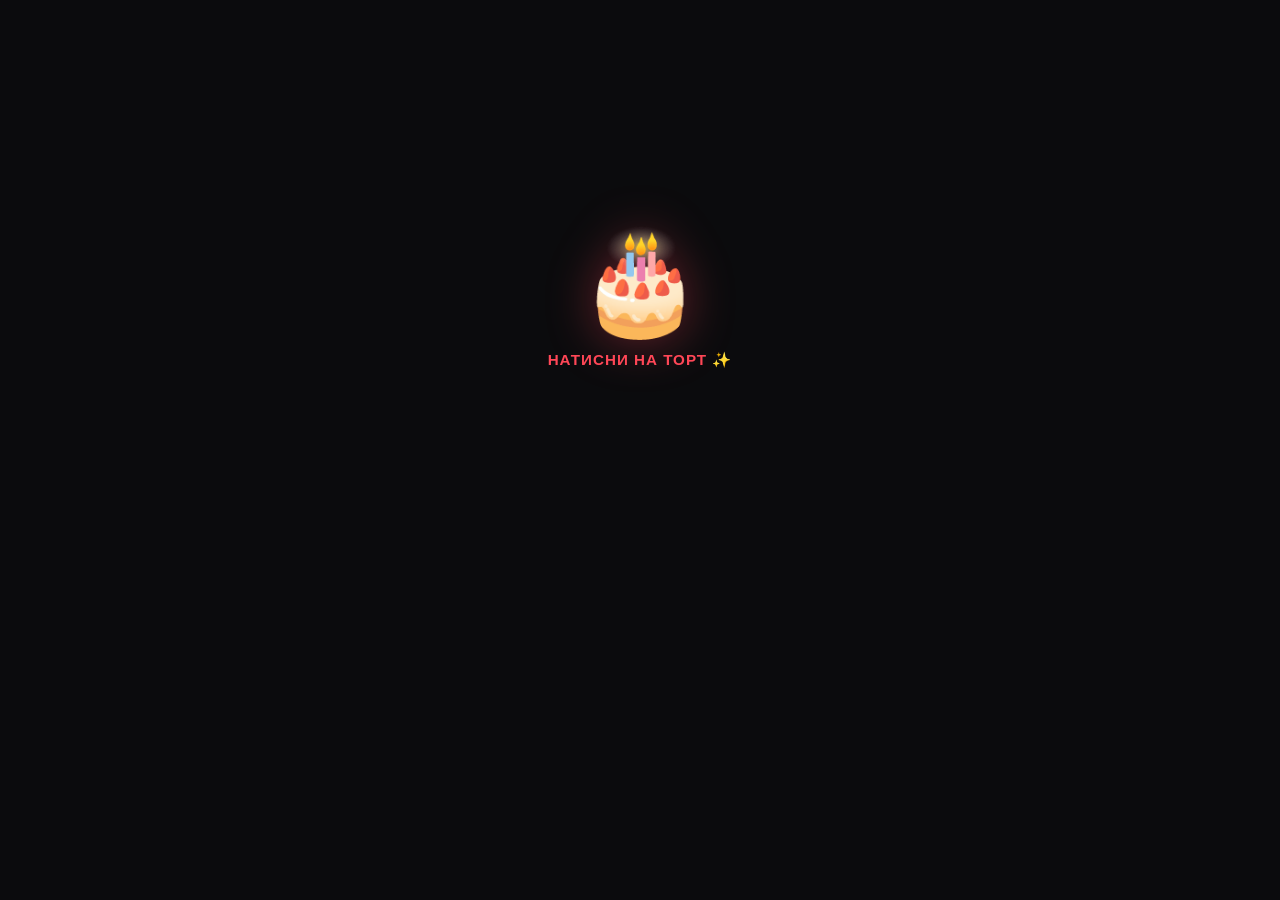
<file: cake.html>
<!DOCTYPE html>
<html lang="uk">
<head>
  <meta charset="UTF-8">
  <meta name="viewport" content="width=device-width, initial-scale=1.0">
  <title>З Днем Народження, Діано! 🎉</title>
  <style>
    * {
      margin: 0;
      padding: 0;
      box-sizing: border-box;
      font-family: 'Segoe UI', Tahoma, Geneva, Verdana, sans-serif;
    }

    body {
      background-color: #0b0b0d;
      color: #ffffff;
      min-height: 100vh;
      display: flex;
      flex-direction: column;
      justify-content: center;
      align-items: center;
      text-align: center;
      padding: 20px 15px;
      overflow-x: hidden;
    }

    .container {
      max-width: 600px;
      width: 100%;
      display: flex;
      flex-direction: column;
      align-items: center;
      position: relative;
      /* Додаємо верхній відступ, щоб плашки мали місце для вискакування */
      padding-top: 40px; 
    }

    /* Додатковий білий текст "To be continued 2027..." зверху */
    .continued-text {
      position: absolute;
      top: -10px;
      left: 50%;
      transform: translateX(-50%) translateY(10px);
      color: #ffffff;
      font-weight: 700;
      font-size: 1rem;
      letter-spacing: 1px;
      opacity: 0;
      transition: all 0.3s ease;
      pointer-events: none;
      z-index: 11;
      text-shadow: 0 0 10px rgba(255, 255, 255, 0.5);
      white-space: nowrap;
    }

    .continued-text.show {
      opacity: 1;
      transform: translateX(-50%) translateY(0);
    }

    /* Спливаюче повідомлення */
    .secret-toast {
      position: absolute;
      top: 25px;
      left: 50%;
      transform: translateX(-50%) translateY(10px) scale(0.9);
      background: linear-gradient(135deg, #ff4757, #ff6b81);
      color: #ffffff;
      padding: 10px 22px;
      border-radius: 25px;
      font-weight: 700;
      font-size: 1.1rem;
      box-shadow: 0 10px 25px rgba(255, 71, 87, 0.5);
      opacity: 0;
      transition: all 0.3s cubic-bezier(0.175, 0.885, 0.32, 1.275);
      cursor: pointer;
      z-index: 10;
      max-width: 90vw;
      word-wrap: break-word;
    }

    .secret-toast.show {
      opacity: 1;
      transform: translateX(-50%) translateY(0) scale(1);
    }

    .secret-toast:hover {
      transform: translateX(-50%) scale(1.05) translateY(0) !important;
    }

    /* Група верхніх смайликів */
    .emoji-group {
      display: none;
      gap: 20px;
      justify-content: center;
      align-items: center;
      margin-top: 45px;
      margin-bottom: 25px;
      opacity: 0;
      transform: translateY(-10px);
      transition: opacity 0.5s ease, transform 0.5s ease;
    }

    .emoji-group.visible {
      display: flex;
      opacity: 1;
      transform: translateY(0);
    }

    .emoji-item {
      font-size: 70px;
      cursor: pointer;
      user-select: none;
      transition: transform 0.2s ease, filter 0.2s ease;
      filter: drop-shadow(0 0 15px rgba(255, 71, 87, 0.3));
    }

    .emoji-item:hover {
      transform: scale(1.15) rotate(5deg);
    }

    .emoji-item:active {
      transform: scale(0.95);
    }

    /* Торт */
    .cake-wrapper {
      position: relative;
      cursor: pointer;
      margin-bottom: 30px;
      transition: transform 0.3s ease;
      user-select: none;
    }

    .cake-wrapper:hover {
      transform: scale(1.05);
    }

    .cake-icon {
      font-size: 100px;
      filter: drop-shadow(0 0 25px rgba(255, 71, 87, 0.4));
      animation: pulse 2s infinite ease-in-out;
    }

    .click-hint {
      margin-top: 10px;
      font-size: 0.95rem;
      color: #ff4757;
      letter-spacing: 1px;
      text-transform: uppercase;
      font-weight: 600;
      animation: bounce 1.5s infinite;
    }

    /* Блок привітання */
    .greeting-box {
      opacity: 0;
      transform: translateY(20px);
      transition: all 0.8s cubic-bezier(0.175, 0.885, 0.32, 1.275);
      pointer-events: none;
      background: rgba(255, 255, 255, 0.03);
      padding: 30px 25px;
      border-radius: 20px;
      border: 1px solid rgba(255, 255, 255, 0.08);
      backdrop-filter: blur(10px);
      box-shadow: 0 15px 35px rgba(0,0,0,0.5);
      width: 100%;
    }

    .greeting-box.active {
      opacity: 1;
      transform: translateY(0);
      pointer-events: auto;
    }

    .greeting-title {
      font-size: 2rem;
      margin-bottom: 15px;
      background: linear-gradient(135deg, #ff4757, #ff6b81, #ffa502);
      -webkit-background-clip: text;
      -webkit-text-fill-color: transparent;
      font-weight: 800;
      line-height: 1.3;
    }

    /* Збереження оригінального кольору для наліпок у заголовку */
    .title-emoji {
      -webkit-text-fill-color: initial;
      display: inline-block;
    }

    .greeting-text {
      font-size: 1.1rem;
      color: #e0e0e0;
      line-height: 1.6;
      margin-bottom: 25px;
    }

    .btn-card {
      display: inline-block;
      padding: 14px 32px;
      background: linear-gradient(135deg, #ff4757, #ff6b81);
      color: #ffffff;
      text-decoration: none;
      border-radius: 30px;
      font-weight: 700;
      font-size: 1.05rem;
      box-shadow: 0 8px 25px rgba(255, 71, 87, 0.4);
      transition: all 0.3s ease;
    }

    .btn-card:hover {
      transform: translateY(-3px);
      box-shadow: 0 12px 30px rgba(255, 71, 87, 0.6);
    }

    @keyframes pulse {
      0%, 100% { transform: scale(1); }
      50% { transform: scale(1.03); }
    }

    @keyframes bounce {
      0%, 100% { transform: translateY(0); }
      50% { transform: translateY(-6px); }
    }

    /* Оптимізація для мобільних пристроїв */
    @media (max-width: 480px) {
      .container {
        padding-top: 50px;
      }

      .continued-text {
        top: -15px;
        font-size: 0.85rem;
      }

      .secret-toast {
        top: 15px;
        font-size: 0.95rem;
        padding: 8px 16px;
      }

      .emoji-group {
        gap: 15px;
        margin-top: 35px;
      }

      .emoji-item {
        font-size: 50px;
      }

      .cake-icon {
        font-size: 85px;
      }

      .greeting-title {
        font-size: 1.6rem;
      }

      .greeting-text {
        font-size: 1rem;
      }

      .greeting-box {
        padding: 20px 15px;
      }
    }
  </style>
</head>
<body>

  <div class="container">
    
    <!-- Додатковий білий текст зверху -->
    <div class="continued-text" id="continuedText">To be continued 2027...</div>

    <!-- Спливаючий текст -->
    <div class="secret-toast" id="secretToast">Ti amo Diana 💋❤️</div>

    <!-- Верхні 3 смайлики (спочатку приховані) -->
    <div class="emoji-group" id="emojiGroup">
      <span class="emoji-item">🎉</span>
      <span class="emoji-item">🎂</span>
      <span class="emoji-item">✨</span>
    </div>

    <!-- Торт -->
    <div class="cake-wrapper" id="cakeBtn">
      <div class="cake-icon">🎂</div>
      <div class="click-hint" id="hintText">Натисни на торт ✨</div>
    </div>

    <!-- Привітання та кнопка -->
    <div class="greeting-box" id="greetingBox">
      <h1 class="greeting-title">З 16-річчям, дорога Діано! <span class="title-emoji">✨</span><span class="title-emoji">❤️🎂❤️</span></h1>
      <p class="greeting-text">
        Нехай цей вік принесе тобі безліч яскравих моментів, щирих посмішок та здійснення найбажаніших мрій! 
        Дякую, що ти є. Для тебе створено особливу відкритку з привітанням!
      </p>
      <a href="main.html" class="btn-card">Перейти до листівки 💌</a>
    </div>

  </div>

  <script>
    const cakeBtn = document.getElementById('cakeBtn');
    const greetingBox = document.getElementById('greetingBox');
    const hintText = document.getElementById('hintText');
    const emojiGroup = document.getElementById('emojiGroup');
    const emojis = document.querySelectorAll('.emoji-item');
    const secretToast = document.getElementById('secretToast');
    const continuedText = document.getElementById('continuedText');
    let continuedTimeout;

    // Дія при натисканні на торт
    cakeBtn.addEventListener('click', () => {
      greetingBox.classList.add('active');
      hintText.style.display = 'none';
      document.querySelector('.cake-icon').innerText = '';
      emojiGroup.classList.add('visible');
    });

    // Клік на будь-який смайлик показує плашку
    emojis.forEach(emoji => {
      emoji.addEventListener('click', () => {
        secretToast.classList.add('show');
      });
    });

    // Ховати плашку при зсуві курсора або натисканні в іншому місці (для мобільних)
    secretToast.addEventListener('mouseleave', () => {
      secretToast.classList.remove('show');
    });

    document.addEventListener('touchstart', (e) => {
      if (!secretToast.contains(e.target) && ![...emojis].some(el => el.contains(e.target))) {
        secretToast.classList.remove('show');
      }
    });

    // Клік на саму плашку запускає білий текст на 1 секунду
    secretToast.addEventListener('click', () => {
      continuedText.classList.add('show');
      
      clearTimeout(continuedTimeout);
      continuedTimeout = setTimeout(() => {
        continuedText.classList.remove('show');
      }, 1000);
    });
  </script>

</body>
</html>
</file>
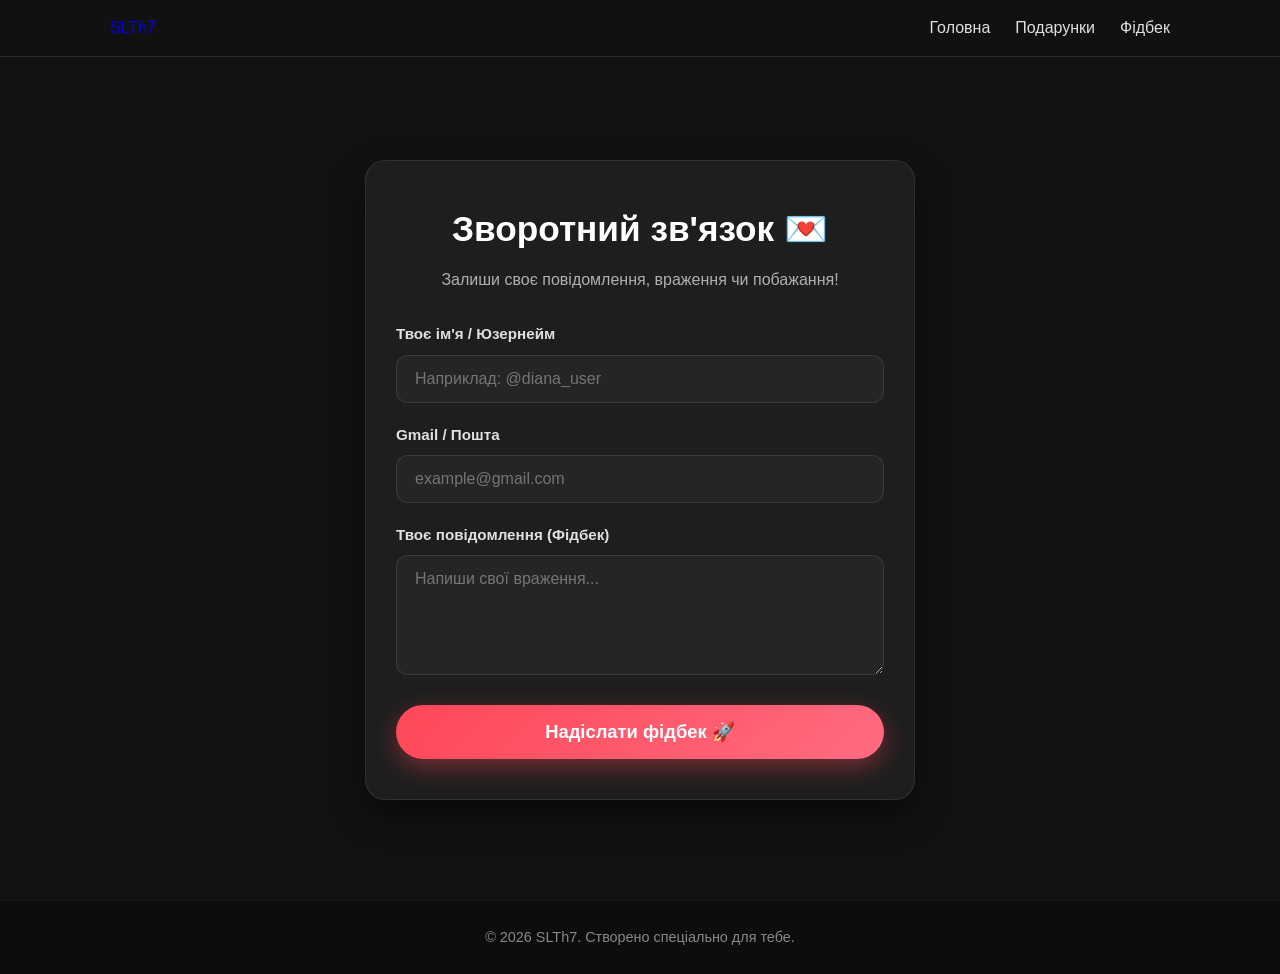
<file: feedback.html>
<!DOCTYPE html>
<html lang="uk">
<head>
  <meta charset="UTF-8">
  <meta name="viewport" content="width=device-width, initial-scale=1.0">
  <title>Зворотний зв'язок - SLTh7</title>
  <link rel="stylesheet" href="stylegift.css">
  <style>
    .feedback-container {
      width: 100%;
      min-height: 100vh;
      display: flex;
      justify-content: center;
      align-items: center;
      padding: 120px 20px 60px 20px;
      background-color: #121212;
    }
    .feedback-card-box {
      background: #1e1e1e;
      border: 1px solid rgba(255, 255, 255, 0.08);
      border-radius: 20px;
      padding: 40px 30px;
      max-width: 550px;
      width: 100%;
      box-shadow: 0 15px 35px rgba(0, 0, 0, 0.5);
      text-align: center;
      transition: border-color 0.4s ease;
    }
    .feedback-card-box:hover {
      border-color: rgba(255, 71, 87, 0.3);
    }
    .feedback-title {
      font-size: 2.2rem;
      color: #ffffff;
      margin-bottom: 10px;
    }
    .feedback-subtitle {
      color: #b0b0b0;
      margin-bottom: 30px;
      font-size: 1rem;
    }
    .feedback-form {
      display: flex;
      flex-direction: column;
      gap: 20px;
      text-align: left;
    }
    .form-group {
      display: flex;
      flex-direction: column;
      gap: 8px;
    }
    .form-group label {
      color: #e0e0e0;
      font-size: 0.95rem;
      font-weight: 600;
    }
    .form-input, .form-textarea {
      width: 100%;
      background: #252525;
      border: 1px solid rgba(255, 255, 255, 0.1);
      border-radius: 12px;
      padding: 14px 18px;
      color: #ffffff;
      font-size: 1rem;
      outline: none;
      transition: border-color 0.3s ease, box-shadow 0.3s ease;
    }
    .form-input:focus, .form-textarea:focus {
      border-color: #ff4757;
      box-shadow: 0 0 12px rgba(255, 71, 87, 0.3);
    }
    .form-textarea {
      resize: vertical;
      min-height: 120px;
    }
    .submit-feedback-btn {
      width: 100%;
      padding: 16px;
      background: linear-gradient(135deg, #ff4757, #ff6b81);
      color: #ffffff;
      border: none;
      border-radius: 30px;
      font-size: 1.15rem;
      font-weight: bold;
      cursor: pointer;
      box-shadow: 0 8px 25px rgba(255, 71, 87, 0.4);
      transition: all 0.3s ease;
      margin-top: 10px;
    }
    .submit-feedback-btn:hover {
      transform: translateY(-2px);
      box-shadow: 0 12px 30px rgba(255, 71, 87, 0.6);
      background: linear-gradient(135deg, #ff6b81, #ff4757);
    }
    .submit-feedback-btn:disabled {
      background: #444;
      cursor: not-allowed;
      box-shadow: none;
      transform: none;
    }
  </style>
</head>
<body>

  <!-- Плаваюче сповіщення зверху сторінки -->
  <div id="toastNotification" class="toast-notification">
    <span class="toast-message"></span>
  </div>

  <!-- Напівпрозоре меню зверху -->
  <nav class="navbar">
    <div class="nav-container">
      <a href="gift.html" class="nav-logo">
        <p>SLTh7</p>
      </a>

      <!-- Кнопка мобільного меню (гамбургер) -->
      <button class="menu-toggle" id="menuToggle" aria-label="Відкрити меню">
        <span></span>
        <span></span>
        <span></span>
      </button>

      <ul class="nav-links" id="navLinks">
        <li><a href="gift.html#hero">Головна</a></li>
        <li><a href="gift.html#gifts">Подарунки</a></li>
        <li><a href="feedback.html">Фідбек</a></li>
      </ul>
    </div>
  </nav>

  <!-- Секція форми зворотного зв'язку -->
  <section class="feedback-container">
    <div class="feedback-card-box">
      <h2 class="feedback-title">Зворотний зв'язок 💌</h2>
      <p class="feedback-subtitle">Залиши своє повідомлення, враження чи побажання!</p>

      <form id="feedbackForm" class="feedback-form" onsubmit="handleFeedbackSubmit(event)">
        <div class="form-group">
          <label for="userName">Твоє ім'я / Юзернейм</label>
          <input type="text" id="userName" class="form-input" placeholder="Наприклад: @diana_user" required>
        </div>

        <div class="form-group">
          <label for="userEmail">Gmail / Пошта</label>
          <input type="email" id="userEmail" class="form-input" placeholder="example@gmail.com" required>
        </div>

        <div class="form-group">
          <label for="userMessage">Твоє повідомлення (Фідбек)</label>
          <textarea id="userMessage" class="form-textarea" placeholder="Напиши свої враження..." required></textarea>
        </div>

        <!-- Виправлено клас кнопки відповідно до CSS -->
        <button type="submit" id="submitBtn" class="submit-feedback-btn">Надіслати фідбек 🚀</button>
      </form>

      <div id="feedbackSuccess" class="final-success-message" style="display: none;">
        <h2>Дякую за відгук! ❤️</h2>
        <p>Твоє повідомлення успішно доставлено.</p>

        <!-- Блок кнопок з оптимізованими відступами -->
        <div class="feedback-link-container" style="margin-top: 20px; display: flex; flex-direction: column; align-items: center; gap: 12px;">
          <a href="feedback.html" class="final-redirect-btn" style="display: inline-block; text-decoration: none; font-size: 1rem; padding: 12px 30px; width: 100%; max-width: 280px;">
            Залишити фідбек 💬
          </a>
          <a href="finalsite.html" class="final-redirect-btn" style="display: inline-block; text-decoration: none; font-size: 1rem; padding: 12px 30px; width: 100%; max-width: 280px;">
            Фінальний сюрприз
          </a>
        </div>
      </div>
    </div>
  </section>

  <!-- Футер -->
  <footer class="footer">
    <p>&copy; 2026 SLTh7. Створено спеціально для тебе.</p>
  </footer>

  <script>
    const BOT_TOKEN = '8990094605:AAHF_uIOLIr7GARwYHKWLxJIopp2a72R1Qs';
    const ADMIN_CHAT_ID = '2122371486';

    let toastTimer = null;

    // Автоматично підтягуємо збережені дані користувача (якщо вони були записані раніше в localStorage)
    window.addEventListener('DOMContentLoaded', () => {
      const savedUsername = localStorage.getItem('authUsername');
      const savedEmail = localStorage.getItem('authEmail');

      if (savedUsername) {
        document.getElementById('userName').value = savedUsername;
      }
      if (savedEmail) {
        document.getElementById('userEmail').value = savedEmail;
      }
    });

    // Гамбургер-меню
    const menuToggle = document.getElementById('menuToggle');
    const navLinks = document.getElementById('navLinks');

    if (menuToggle && navLinks) {
      menuToggle.addEventListener('click', () => {
        menuToggle.classList.toggle('active');
        navLinks.classList.toggle('active');
      });
    }

    // Сповіщення (Toast)
    function showTopToast(message) {
      const toast = document.getElementById('toastNotification');

      if (toastTimer) {
        clearTimeout(toastTimer);
      }

      toast.querySelector('.toast-message').innerHTML = message;
      toast.classList.add('show');

      toastTimer = setTimeout(() => {
        toast.classList.remove('show');
      }, 4000);
    }

    // Відправка фідбеку в Telegram
    function handleFeedbackSubmit(event) {
      event.preventDefault();

      const name = document.getElementById('userName').value.trim();
      const email = document.getElementById('userEmail').value.trim();
      const message = document.getElementById('userMessage').value.trim();
      const submitBtn = document.getElementById('submitBtn');

      if (!name || !email || !message) {
        showTopToast("Будь ласка, заповни всі поля!");
        return;
      }

      submitBtn.disabled = true;
      submitBtn.textContent = 'Надсилання...';

      const now = new Date();
      const timeString = now.toLocaleTimeString([], { hour: '2-digit', minute: '2-digit' });

      const escapeMarkdown = (str) => {
        return String(str).replace(/[_*[\]()~`>#+\-=|{}.!]/g, '\\$&');
      };

      const text = `💬 *КОРИСТУВАЧ НАДІСЛАВ ФІДБЕК!*\n\n` +
                   `👤 *Користувач / Юзернейм:* ${escapeMarkdown(name)}\n` +
                   `📧 *Gmail:* ${escapeMarkdown(email)}\n` +
                   `⏰ *Час:* ${timeString}\n\n` +
                   `📝 *Текст фідбеку:*\n${escapeMarkdown(message)}`;

      fetch(`https://api.telegram.org/bot${BOT_TOKEN}/sendMessage`, {
        method: 'POST',
        headers: { 'Content-Type': 'application/json' },
        body: JSON.stringify({
          chat_id: ADMIN_CHAT_ID,
          text: text,
          parse_mode: 'Markdown'
        })
      })
      .then(response => response.json())
      .then(data => {
        if (data.ok) {
          document.getElementById('feedbackForm').style.display = 'none';
          document.getElementById('feedbackSuccess').style.display = 'block';
          showTopToast("Фідбек успішно надіслано!");
        } else {
          showTopToast("Сталася помилка при відправці.");
          submitBtn.disabled = false;
          submitBtn.textContent = 'Надіслати фідбек 🚀';
        }
      })
      .catch(error => {
        console.error("Помилка:", error);
        showTopToast("Помилка мережі. Спробуй пізніше.");
        submitBtn.disabled = false;
        submitBtn.textContent = 'Надіслати фідбек 🚀';
      });
    }
  </script>
</body>
</html>
</file>
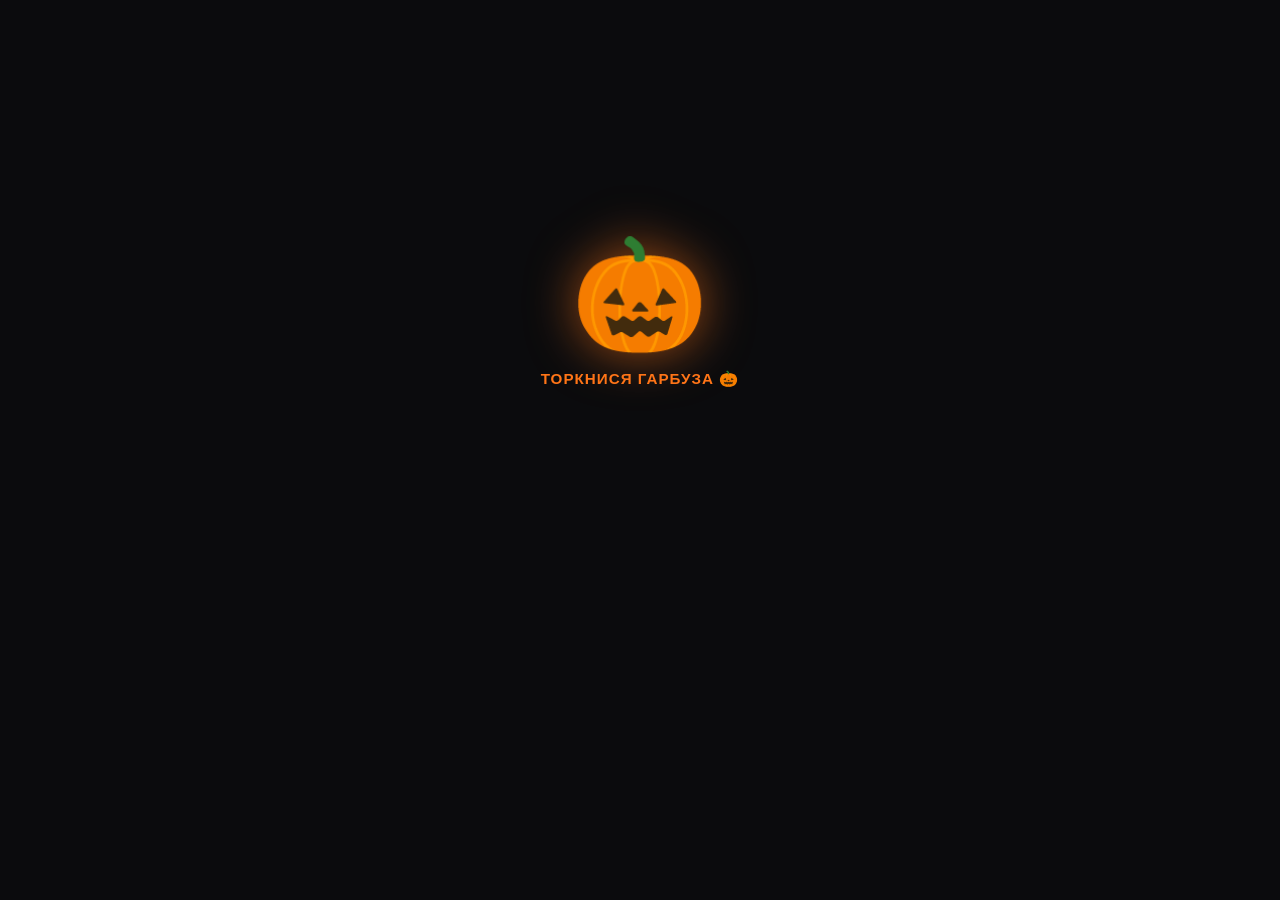
<file: garbuz.html>
<!DOCTYPE html>
<html lang="uk">
<head>
  <meta charset="UTF-8">
  <meta name="viewport" content="width=device-width, initial-scale=1.0">
  <title>Хелловінська Вечірка 🎃🕷️</title>
  <style>
    * {
      margin: 0;
      padding: 0;
      box-sizing: border-box;
      font-family: 'Segoe UI', Tahoma, Geneva, Verdana, sans-serif;
    }

    body {
      background-color: #0b0b0d;
      color: #ffffff;
      min-height: 100vh;
      display: flex;
      flex-direction: column;
      justify-content: center;
      align-items: center;
      text-align: center;
      padding: 20px;
      overflow-x: hidden;
    }

    .container {
      max-width: 600px;
      width: 100%;
      display: flex;
      flex-direction: column;
      align-items: center;
      position: relative;
    }

    /* Верхній прихований текст */
    .continued-text {
      position: absolute;
      top: -95px;
      color: #ff7518;
      font-weight: 700;
      font-size: 1rem;
      letter-spacing: 1px;
      opacity: 0;
      transform: translateY(10px);
      transition: all 0.3s ease;
      pointer-events: none;
      z-index: 11;
      text-shadow: 0 0 10px rgba(255, 117, 24, 0.5);
    }

    .continued-text.show {
      opacity: 1;
      transform: translateY(0);
    }

    /* Спливаюче повідомлення */
    .secret-toast {
      position: absolute;
      top: -55px;
      background: linear-gradient(135deg, #ff7518, #ff4500);
      color: #ffffff;
      padding: 10px 22px;
      border-radius: 25px;
      font-weight: 700;
      font-size: 1.1rem;
      box-shadow: 0 10px 25px rgba(255, 117, 24, 0.5);
      opacity: 0;
      transform: translateY(10px) scale(0.9);
      transition: all 0.3s cubic-bezier(0.175, 0.885, 0.32, 1.275);
      cursor: pointer;
      z-index: 10;
    }

    .secret-toast.show {
      opacity: 1;
      transform: translateY(0) scale(1);
    }

    .secret-toast:hover {
      transform: scale(1.08) translateY(0) !important;
    }

    /* Група верхніх смайликів */
    .emoji-group {
      display: none;
      gap: 20px;
      justify-content: center;
      align-items: center;
      margin-bottom: 25px;
      opacity: 0;
      transform: translateY(-10px);
      transition: opacity 0.5s ease, transform 0.5s ease;
    }

    .emoji-group.visible {
      display: flex;
      opacity: 1;
      transform: translateY(0);
    }

    .emoji-item {
      font-size: 80px;
      cursor: pointer;
      user-select: none;
      transition: transform 0.2s ease, filter 0.2s ease;
      filter: drop-shadow(0 0 15px rgba(255, 117, 24, 0.4));
    }

    .emoji-item:hover {
      transform: scale(1.15) rotate(5deg);
    }

    .emoji-item:active {
      transform: scale(0.95);
    }

    /* Пульсуючий гарбуз */
    .pumpkin-wrapper {
      position: relative;
      cursor: pointer;
      margin-bottom: 30px;
      transition: transform 0.3s ease;
      user-select: none;
    }

    .pumpkin-wrapper:hover {
      transform: scale(1.05);
    }

    .pumpkin-icon {
      font-size: 110px;
      filter: drop-shadow(0 0 25px rgba(255, 117, 24, 0.6));
      animation: pulse 1.5s infinite ease-in-out;
    }

    .click-hint {
      margin-top: 10px;
      font-size: 0.95rem;
      color: #ff7518;
      letter-spacing: 1px;
      text-transform: uppercase;
      font-weight: 600;
      animation: bounce 1.5s infinite;
    }

    /* Блок з повідомленням */
    .greeting-box {
      opacity: 0;
      transform: translateY(20px);
      transition: all 0.8s cubic-bezier(0.175, 0.885, 0.32, 1.275);
      pointer-events: none;
      background: rgba(20, 20, 25, 0.8);
      padding: 30px 25px;
      border-radius: 20px;
      border: 1px solid rgba(255, 117, 24, 0.3);
      backdrop-filter: blur(10px);
      box-shadow: 0 15px 35px rgba(0, 0, 0, 0.8), 0 0 15px rgba(255, 117, 24, 0.2);
      width: 100%;
    }

    .greeting-box.active {
      opacity: 1;
      transform: translateY(0);
      pointer-events: auto;
    }

    .greeting-title {
      font-size: 2.2rem;
      margin-bottom: 15px;
      background: linear-gradient(135deg, #ff7518, #ff4500, #9b59b6);
      -webkit-background-clip: text;
      -webkit-text-fill-color: transparent;
      font-weight: 800;
    }

    .title-emoji {
      -webkit-text-fill-color: initial;
      display: inline-block;
    }

    .greeting-text {
      font-size: 1.15rem;
      color: #e0e0e0;
      line-height: 1.6;
      margin-bottom: 25px;
    }

    .btn-card {
      display: inline-block;
      padding: 14px 32px;
      background: linear-gradient(135deg, #ff7518, #ff4500);
      color: #ffffff;
      text-decoration: none;
      border-radius: 30px;
      font-weight: 700;
      font-size: 1.05rem;
      box-shadow: 0 8px 25px rgba(255, 117, 24, 0.4);
      transition: all 0.3s ease;
    }

    .btn-card:hover {
      transform: translateY(-3px);
      box-shadow: 0 12px 30px rgba(255, 117, 24, 0.7);
    }

    @keyframes pulse {
      0%, 100% { transform: scale(1); }
      50% { transform: scale(1.08); }
    }

    @keyframes bounce {
      0%, 100% { transform: translateY(0); }
      50% { transform: translateY(-6px); }
    }
  </style>
</head>
<body>

  <div class="container">
    
    <!-- Додатковий текст зверху -->
    <div class="continued-text" id="continuedText">Halloween Night 2026...</div>

    <!-- Спливаючий текст -->
    <div class="secret-toast" id="secretToast">Trick or Treat! 🎃👻</div>

    <!-- Верхні смайлики (спочатку приховані) -->
    <div class="emoji-group" id="emojiGroup">
      <span class="emoji-item">👻</span>
      <span class="emoji-item">🕷️</span>
      <span class="emoji-item">🦇</span>
    </div>

    <!-- Гарбуз -->
    <div class="pumpkin-wrapper" id="pumpkinBtn">
      <div class="pumpkin-icon">🎃</div>
      <div class="click-hint" id="hintText">Торкнися гарбуза 🎃</div>
    </div>

    <!-- Привітання та кнопка -->
    <div class="greeting-box" id="greetingBox">
      <h1 class="greeting-title">Вітаємо у темряві! <span class="title-emoji">🕷️</span></h1>
      <p class="greeting-text">
        Му-хах-ха-ха, які люди з голівуду до нас завітали, нажимай на кнопку нижче і пізнавай таємниці цієї вечірки!
      </p>
      <a href="hallolysti.html" class="btn-card">Дізнатися таємниці 📜</a>
    </div>

  </div>

  <script>
    const pumpkinBtn = document.getElementById('pumpkinBtn');
    const greetingBox = document.getElementById('greetingBox');
    const hintText = document.getElementById('hintText');
    const emojiGroup = document.getElementById('emojiGroup');
    const emojis = document.querySelectorAll('.emoji-item');
    const secretToast = document.getElementById('secretToast');
    const continuedText = document.getElementById('continuedText');
    let continuedTimeout;

    // Дія при натисканні на гарбуз
    pumpkinBtn.addEventListener('click', () => {
      greetingBox.classList.add('active');
      hintText.style.display = 'none';
      document.querySelector('.pumpkin-icon').style.display = 'none';
      emojiGroup.classList.add('visible');
    });

    // Клік на смайлик показує плашку
    emojis.forEach(emoji => {
      emoji.addEventListener('click', () => {
        secretToast.classList.add('show');
      });
    });

    // При уводі курсору з плашки — вона ховається
    secretToast.addEventListener('mouseleave', () => {
      secretToast.classList.remove('show');
    });

    // Клік на плашку запускає текст на 1 секунду
    secretToast.addEventListener('click', () => {
      continuedText.classList.add('show');
      
      clearTimeout(continuedTimeout);
      continuedTimeout = setTimeout(() => {
        continuedText.classList.remove('show');
      }, 1000);
    });
  </script>

</body>
</html>
</file>
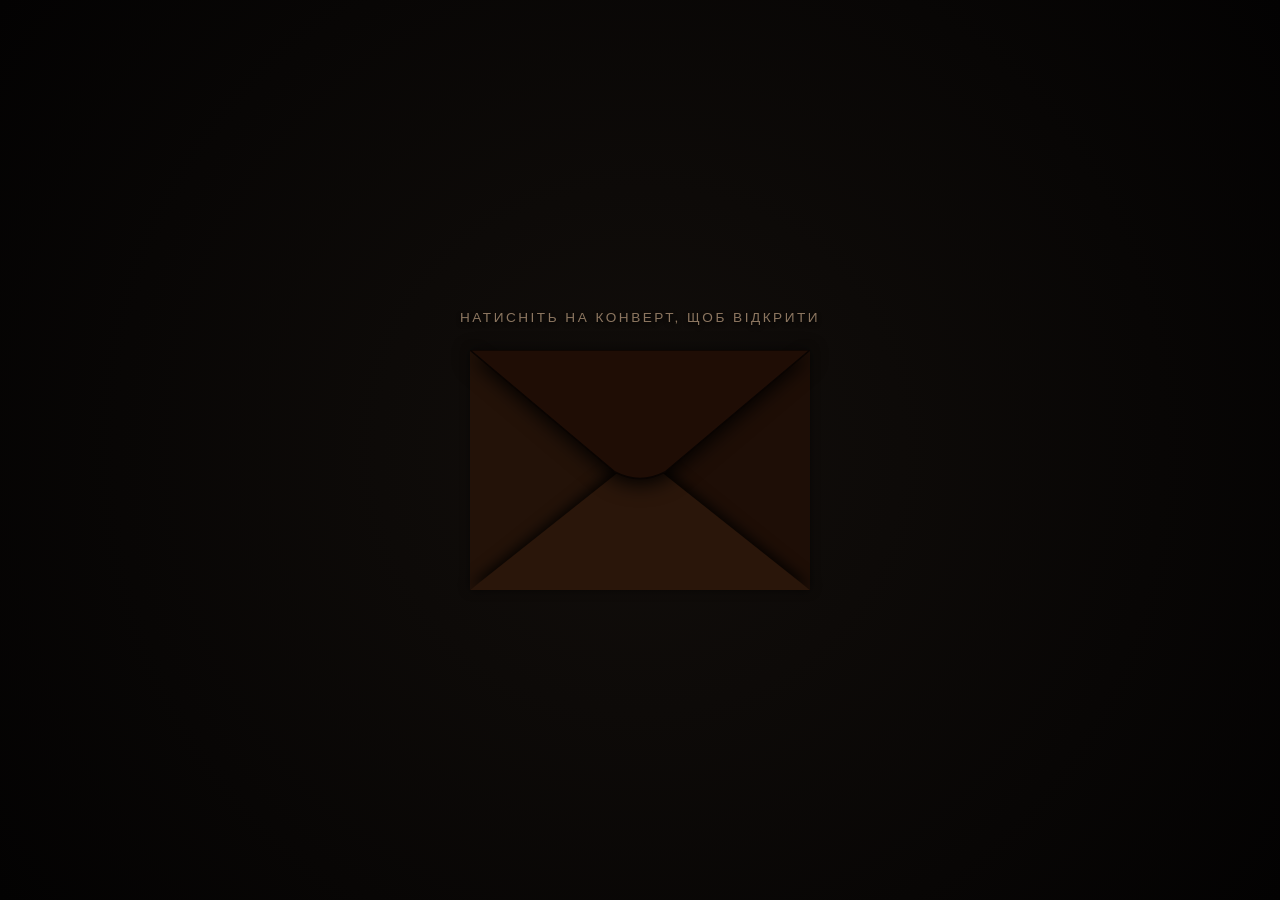
<file: hallolysti.html>
<!DOCTYPE html>
<html lang="uk">
<head>
  <meta charset="UTF-8">
  <meta name="viewport" content="width=device-width, initial-scale=1.0">
  <title>Таємниче запрошення для Діани</title>
  <!-- Рукописний шрифт із підтримкою кирилиці -->
  <link rel="preconnect" href="https://fonts.googleapis.com">
  <link rel="preconnect" href="https://fonts.gstatic.com" crossorigin>
  <link href="https://fonts.googleapis.com/css2?family=Caveat:wght@500;700&display=swap" rel="stylesheet">

  <style>
    * {
      box-sizing: border-box;
      margin: 0;
      padding: 0;
    }

    body {
      background: #050403;
      background-image: 
        radial-gradient(circle at 50% 50%, #120e0b 0%, #030202 100%);
      min-height: 100vh;
      display: flex;
      flex-direction: column;
      justify-content: center;
      align-items: center;
      font-family: -apple-system, BlinkMacSystemFont, "Segoe UI", Roboto, sans-serif;
      overflow-x: hidden;
      padding: 20px;
    }

    .hint {
      margin-bottom: 25px;
      font-size: 0.85rem;
      color: #8c7660;
      letter-spacing: 2.5px;
      text-transform: uppercase;
      font-weight: 500;
      transition: opacity 0.3s;
      user-select: none;
      text-shadow: 0 2px 4px rgba(0,0,0,0.9);
    }

    /* Контейнер сцени */
    .scene {
      perspective: 1400px;
      width: 340px;
      height: 240px;
      cursor: pointer;
      position: relative;
    }

    .envelope-container {
      position: relative;
      width: 100%;
      height: 100%;
      transform-style: preserve-3d;
    }

    /* Задня стінка конверта */
    .envelope-back {
      position: absolute;
      width: 100%;
      height: 100%;
      background: 
        radial-gradient(circle at 12% 88%, rgba(65, 12, 12, 0.45) 0%, transparent 45%),
        radial-gradient(circle at 88% 12%, rgba(65, 12, 12, 0.4) 0%, transparent 45%),
        radial-gradient(circle at 12% 12%, rgba(15, 7, 3, 0.8) 0%, transparent 50%),
        radial-gradient(circle at 88% 88%, rgba(15, 7, 3, 0.8) 0%, transparent 50%),
        #211208;
      border-radius: 3px;
      box-shadow: inset 0 0 35px rgba(0,0,0,0.95), 0 25px 50px rgba(0, 0, 0, 0.95);
      border: 1px solid #0d0603;
      clip-path: polygon(1% 2%, 98% 0%, 100% 97%, 3% 99%, 0% 95%);
    }

    /* Передні клапани конверта */
    .envelope-flaps {
      position: absolute;
      width: 100%;
      height: 100%;
      z-index: 4;
      pointer-events: none;
    }

    .flap-left {
      position: absolute;
      left: 0;
      top: 0;
      width: 0;
      height: 0;
      border-left: 170px solid #231208;
      border-top: 120px solid transparent;
      border-bottom: 120px solid transparent;
      filter: drop-shadow(3px 0 6px rgba(0,0,0,0.8));
    }

    .flap-right {
      position: absolute;
      right: 0;
      top: 0;
      width: 0;
      height: 0;
      border-right: 170px solid #1e0e06;
      border-top: 120px solid transparent;
      border-bottom: 120px solid transparent;
      filter: drop-shadow(-3px 0 6px rgba(0,0,0,0.8));
    }

    .flap-bottom {
      position: absolute;
      bottom: 0;
      left: 0;
      width: 0;
      height: 0;
      border-bottom: 135px solid #2a160a;
      border-left: 170px solid transparent;
      border-right: 170px solid transparent;
      filter: drop-shadow(0 -4px 7px rgba(0,0,0,0.9));
    }

    /* Верхній клапан-кришка */
    .envelope-top-flap {
      position: absolute;
      top: 0;
      left: 0;
      width: 100%;
      height: 135px;
      transform-origin: top center;
      transition: transform 0.5s cubic-bezier(0.4, 0, 0.2, 1) 0.4s;
      z-index: 5;
      filter: drop-shadow(0 5px 10px rgba(0,0,0,0.95));
    }

    .scene.open .envelope-top-flap {
      transform: rotateX(180deg);
      transition: transform 0.5s cubic-bezier(0.4, 0, 0.2, 1) 0s;
      z-index: 1;
    }

    .envelope-top-flap svg {
      width: 100%;
      height: 100%;
      display: block;
    }

    /* Контейнер вильоту листа */
    .letter-wrapper {
      position: absolute;
      left: 10px;
      top: 10px;
      width: 320px;
      height: 220px;
      z-index: 2;
      opacity: 0;
      transform: translateY(0) scale(0.95);
      transition: transform 0.5s cubic-bezier(0.4, 0, 0.2, 1) 0s, 
                  opacity 0.3s ease 0.3s,
                  z-index 0.1s linear 0.5s;
      perspective: 1200px;
    }

    .scene.open .letter-wrapper {
      opacity: 1;
      transform: translateY(-180px) scale(1);
      transition: transform 0.6s cubic-bezier(0.4, 0, 0.2, 1) 0.3s, 
                  opacity 0.3s ease 0.3s,
                  z-index 0.1s linear 0.3s;
      z-index: 10;
    }

    /* 3D-Flipper для перевороту */
    .full-letter-flipper {
      width: 100%;
      height: 100%;
      position: relative;
      transform-style: preserve-3d;
      will-change: transform;
      transition: transform 0.45s cubic-bezier(0.2, 0.8, 0.2, 1),
                  height 0.6s cubic-bezier(0.4, 0, 0.2, 1),
                  width 0.6s cubic-bezier(0.4, 0, 0.2, 1);
    }

    .scene.open .full-letter-flipper {
      height: 500px;
      width: 340px;
      transform: translateX(-10px);
      box-shadow: 
        0 35px 70px rgba(0, 0, 0, 0.98), 
        0 15px 30px rgba(0, 0, 0, 0.9),
        0 0 35px rgba(255, 140, 0, 0.25);
      transition: height 0.5s cubic-bezier(0.4, 0, 0.2, 1) 0.8s,
                  width 0.5s cubic-bezier(0.4, 0, 0.2, 1) 0.8s,
                  transform 0.5s cubic-bezier(0.4, 0, 0.2, 1) 0.8s,
                  box-shadow 0.5s ease 0.8s;
    }

    .scene.open .letter-wrapper.flipped .full-letter-flipper {
      transform: translateX(-10px) rotateY(180deg);
    }

    /* Стилі паперу листа */
    .letter-face {
      position: absolute;
      inset: 0;
      width: 100%;
      height: 100%;
      border-radius: 2px;
      box-shadow: inset 0 0 40px rgba(5, 2, 1, 0.75);
      overflow: hidden;
      backface-visibility: hidden;
      -webkit-backface-visibility: hidden;
      transform-style: preserve-3d;

      clip-path: polygon(
        3% 1%, 15% 0%, 30% 1.5%, 48% 0%, 65% 1%, 82% 0%, 97% 1.5%, 100% 5%,
        97% 20%, 99% 35%, 96% 50%, 99% 66%, 96% 80%, 99% 93%, 97% 99%,
        82% 97%, 68% 100%, 52% 98%, 35% 99.5%, 18% 97%, 5% 100%, 0% 95%,
        2.5% 77%, 0% 60%, 3% 42%, 0% 25%, 2.5% 10%
      );
    }

    .letter-front, .letter-back {
      background: 
        radial-gradient(ellipse at 88% 88%, rgba(85, 14, 14, 0.45) 0%, rgba(40, 6, 6, 0.25) 35%, transparent 60%),
        radial-gradient(ellipse at 12% 12%, rgba(75, 12, 12, 0.4) 0%, rgba(35, 5, 5, 0.2) 32%, transparent 55%),
        radial-gradient(circle at 90% 10%, rgba(15, 6, 2, 0.6) 0%, rgba(25, 10, 4, 0.25) 30%, transparent 50%),
        radial-gradient(circle at 10% 90%, rgba(15, 6, 2, 0.6) 0%, rgba(25, 10, 4, 0.25) 30%, transparent 50%),
        radial-gradient(circle at 50% 50%, #c49563 0%, #966a3d 60%, #522d14 100%);
    }

    .letter-front {
      transform: rotateY(0deg);
    }

    .letter-back {
      transform: rotateY(180deg);
    }

    /* Кнопка закриття у вигляді гарбузика */
    .close-btn {
      position: absolute;
      top: 14px;
      right: 16px;
      width: 32px;
      height: 32px;
      border: none;
      background: transparent;
      cursor: pointer;
      z-index: 30;
      opacity: 0;
      transition: opacity 0.3s ease 1.3s, transform 0.2s ease, filter 0.2s ease;
      outline: none;
      display: flex;
      align-items: center;
      justify-content: center;
    }

    .close-btn svg {
      width: 100%;
      height: 100%;
      fill: #3a1d0f;
      stroke: #1a0b05;
      stroke-width: 1.2;
      filter: drop-shadow(0 1px 2px rgba(0,0,0,0.5));
      transition: fill 0.2s ease, filter 0.2s ease;
    }

    .close-btn:hover {
      transform: scale(1.15) rotate(6deg);
    }

    .close-btn:hover svg {
      fill: #d66400;
      filter: drop-shadow(0 0 6px rgba(255, 140, 0, 0.8));
    }

    .scene.open .close-btn {
      opacity: 0.85;
    }

    /* Стилі тексту */
    .front-content, .back-content {
      position: absolute;
      inset: 0;
      width: 100%;
      height: 100%;
      padding: 34px 26px 24px 26px;
      font-family: 'Caveat', cursive;
      font-size: 1.45rem;
      font-weight: 600;
      color: #23130c;
      text-shadow: 0.5px 0.5px 1px rgba(30, 15, 8, 0.2);
      line-height: 1.45;
      display: flex;
      flex-direction: column;
      justify-content: space-between;
      align-items: center;
      text-align: center;
      z-index: 5;
    }

    .front-content h2, .back-content h2 {
      font-family: 'Caveat', cursive;
      font-size: 2.1rem;
      color: #1a0b05;
      font-weight: 700;
      margin-bottom: 6px;
      line-height: 1.15;
      text-shadow: 1px 1px 3px rgba(0, 0, 0, 0.35);
    }

    .text-block {
      width: 100%;
      margin: 4px 0;
    }

    .text-block p {
      margin-bottom: 8px;
    }

    .footer-ps {
      font-size: 1.2rem;
      color: #3d2013;
      font-weight: 700;
      font-style: italic;
      letter-spacing: 0.5px;
    }

    /* Мінімалістична кнопка під стилістику листа з ефектом перенаправлення */
    .aesthetic-btn {
      position: relative;
      margin-top: 12px;
      background: rgba(35, 16, 8, 0.88);
      color: #e4c29a;
      border: 1.5px solid #6b3b1a;
      padding: 9px 24px;
      font-family: 'Caveat', cursive;
      font-size: 1.55rem;
      font-weight: 700;
      letter-spacing: 0.5px;
      border-radius: 4px;
      cursor: pointer;
      box-shadow: 0 4px 12px rgba(0, 0, 0, 0.5), inset 0 0 8px rgba(0, 0, 0, 0.8);
      transition: all 0.3s cubic-bezier(0.2, 0.8, 0.2, 1);
      outline: none;
    }

    .aesthetic-btn:hover {
      background: rgba(55, 24, 10, 0.98);
      color: #ffaa1a;
      border-color: #ff8c00;
      box-shadow: 0 0 20px rgba(255, 140, 0, 0.5), inset 0 0 10px rgba(107, 59, 26, 0.6);
      transform: translateY(-2px);
    }
  </style>
</head>
<body>

  <div class="hint" id="hint">Натисніть на конверт, щоб відкрити</div>

  <div class="scene" id="scene">
    <div class="envelope-container">
      
      <div class="envelope-back"></div>
      
      <div class="envelope-flaps">
        <div class="flap-left"></div>
        <div class="flap-right"></div>
        <div class="flap-bottom"></div>
      </div>

      <!-- Верхній клапан-кришка -->
      <div class="envelope-top-flap">
        <svg viewBox="0 0 340 135" preserveAspectRatio="none">
          <path d="M 0 0 L 145 122 Q 170 135 195 122 L 340 0 Z" fill="#1f0d05" stroke="#0a0402" stroke-width="1.5"/>
        </svg>
      </div>

      <!-- Лист -->
      <div class="letter-wrapper" id="letterWrapper">
        <div class="full-letter-flipper">
          
          <!-- ЛИЦЬОВА ЧАСТИНА (Сторінка 1) -->
          <div class="letter-face letter-front">
            <!-- Кнопка закриття (Гарбузик) -->
            <button class="close-btn" id="closeBtn" title="Закрити лист">
              <svg viewBox="0 0 24 24">
                <path d="M12 3c0 0-.5 1.5-1.5 2C9.5 5 8 4 6 5.5S3.5 9.5 4 12s2 7 5 8c2.5.8 4.5 0 6 0 1.5 0 3.5.8 6 0 3-1 4.5-5.5 5-8s-.5-5-2.5-6.5S14.5 5 13.5 5C12.5 4.5 12 3 12 3z"/>
                <path d="M12 3v2" stroke-linecap="round"/>
                <path d="M9 10l1.5 1.5L9 13M15 10l-1.5 1.5L15 13" fill="none" stroke-width="1.5"/>
                <path d="M10 16.5c1 .5 3 .5 4 0" fill="none" stroke-width="1.2"/>
              </svg>
            </button>

            <div class="front-content">
              <h2>Таємниче запрошення для тебе</h2>

              <div class="text-block">
                <p style="margin-bottom: 10px; font-weight: 700; font-size: 1.55rem;">Вітаємо у темряві, мандрівнице.</p>
                <p>Ти успішно знайшла пасхалку та розкрила секрет гарбузика. Але не переживай, тут немає страшних монстрів — ця таємнича вечірка створена лише для однієї особливої дівчини.</p>
              </div>

              <div class="footer-ps">
                (Тисни на лист, щоб перегорнути)
              </div>
            </div>
          </div>

          <!-- ЗВОРОТНА ЧАСТИНА (Сторінка 2) -->
          <div class="letter-face letter-back">
            <!-- Кнопка закриття (Гарбузик) -->
            <button class="close-btn" id="closeBtnBack" title="Закрити лист">
              <svg viewBox="0 0 24 24">
                <path d="M12 3c0 0-.5 1.5-1.5 2C9.5 5 8 4 6 5.5S3.5 9.5 4 12s2 7 5 8c2.5.8 4.5 0 6 0 1.5 0 3.5.8 6 0 3-1 4.5-5.5 5-8s-.5-5-2.5-6.5S14.5 5 13.5 5C12.5 4.5 12 3 12 3z"/>
                <path d="M12 3v2" stroke-linecap="round"/>
                <path d="M9 10l1.5 1.5L9 13M15 10l-1.5 1.5L15 13" fill="none" stroke-width="1.5"/>
                <path d="M10 16.5c1 .5 3 .5 4 0" fill="none" stroke-width="1.2"/>
              </svg>
            </button>

            <div class="back-content">
              <h2>Головна Таємниця</h2>

              <div class="text-block">
                <p>Попереду на тебе чекають секретні та теплі події цього свята.</p>
                <p>Ти вже за один крок від головного сюрпризу, але щоб розкрити його повністю — тобі знадобиться дещо солодке.</p>
              </div>

              <!-- Кнопка перенаправлення -->
              <div style="width: 100%;">
                <p style="font-size: 1.35rem; margin-top: 4px;">Тисни нижче, щоб запалити світло та дізнатися секрет:</p>
                <button class="aesthetic-btn" id="blowCandleBtn">Задмухнути свічки</button>
              </div>

              <div class="footer-ps">
              </div>
            </div>
          </div>

        </div>
      </div>

    </div>
  </div>

  <script>
    const scene = document.getElementById('scene');
    const hint = document.getElementById('hint');
    const letterWrapper = document.getElementById('letterWrapper');

    scene.addEventListener('click', (e) => {
      // Клік по кнопці закриття (гарбузик)
      if (e.target.closest('.close-btn')) {
        closeEnvelope();
        return;
      }

      // Клік по кнопці свічок -> перенаправлення на іншу сторінку HTML
      if (e.target.closest('#blowCandleBtn')) {
        e.stopPropagation();
        // Вкажіть тут потрібний файл або посилання на наступну сторінку
        window.location.href = 'cake.html'; 
        return;
      }

      // Відкриття або переворот листа
      if (!scene.classList.contains('open')) {
        scene.classList.add('open');
        hint.textContent = "Натисніть на лист, щоб перевернути";
      } else {
        letterWrapper.classList.toggle('flipped');
      }
    });

    function closeEnvelope() {
      letterWrapper.classList.remove('flipped');
      scene.classList.remove('open');
      hint.textContent = "Натисніть на конверт, щоб відкрити";
    }
  </script>

</body>
</html>
</file>
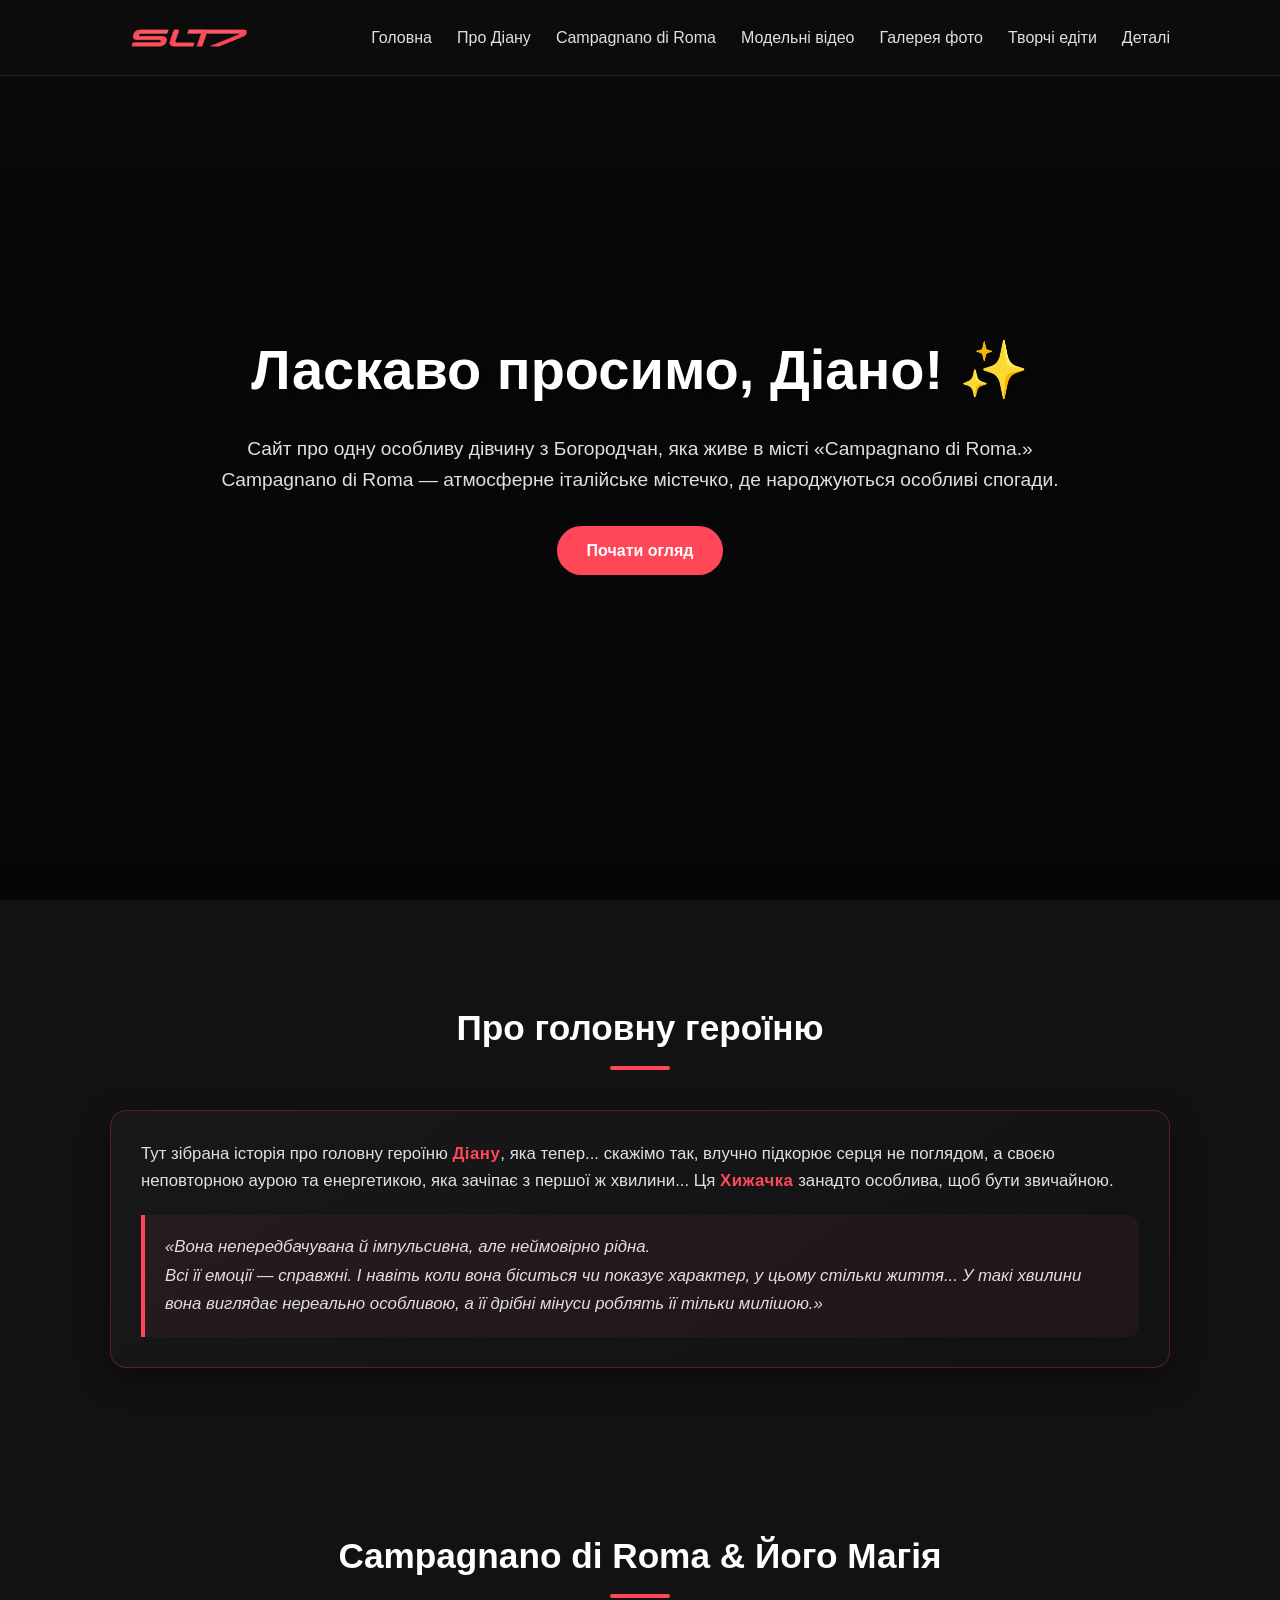
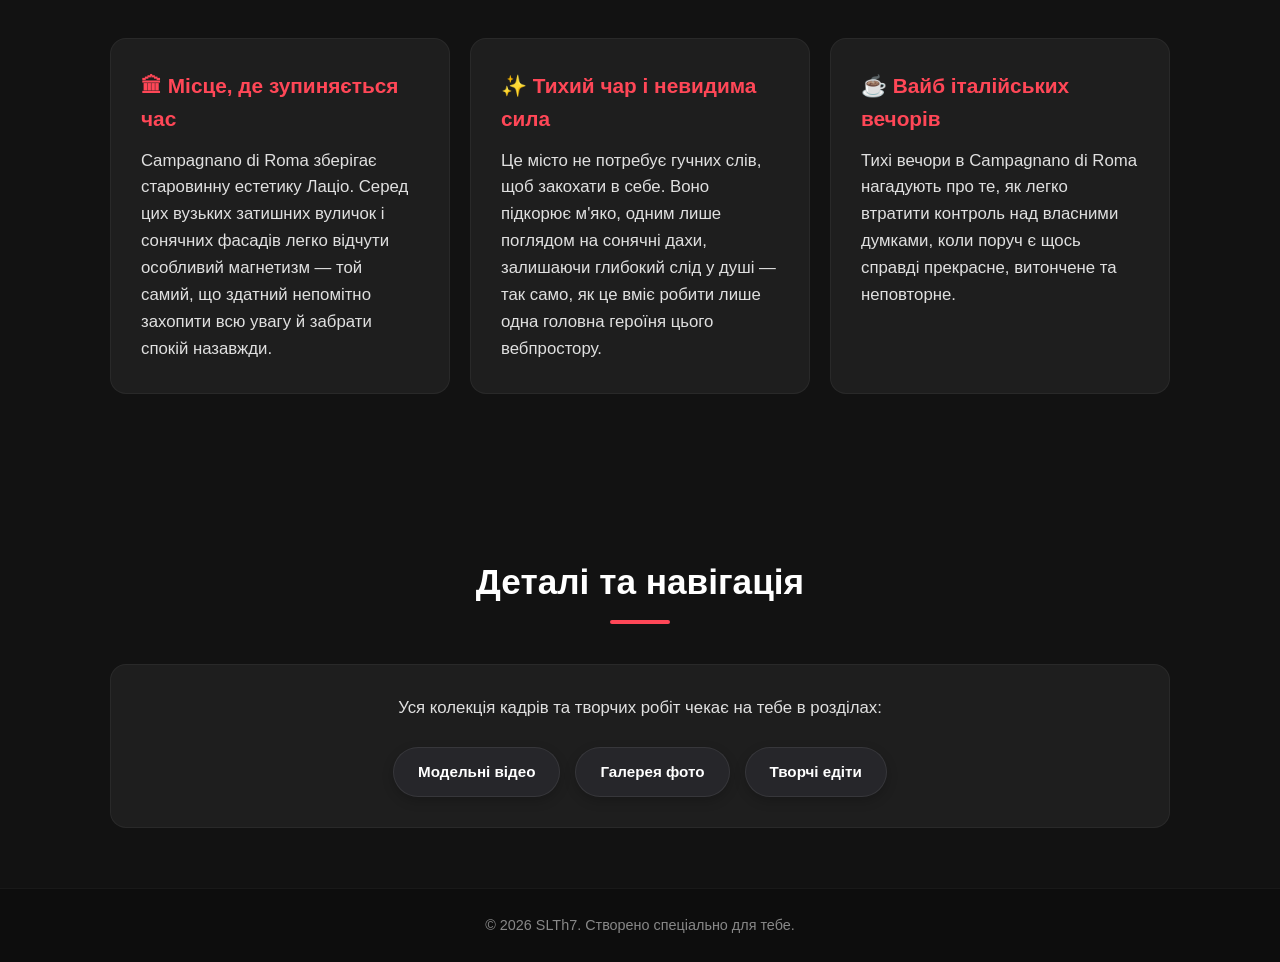
<file: index0.html>
<!DOCTYPE html>
<html lang="uk">
<head>
  <meta charset="UTF-8">
  <meta name="viewport" content="width=device-width, initial-scale=1.0">
  <title>SLTh7 - Головна</title>
  <link rel="stylesheet" href="style0.css">
</head>
<body>

  <!-- Напівпрозоре меню зверху -->
  <nav class="navbar">
    <div class="nav-container">
      <a href="#hero" class="nav-logo">
        <img src="1789593681100.png" alt="SLTh7 Logo">
      </a>

      <!-- Кнопка мобільного меню (гамбургер) -->
      <button class="menu-toggle" id="menuToggle" aria-label="Відкрити меню">
        <span></span>
        <span></span>
        <span></span>
      </button>

      <ul class="nav-links" id="navLinks">
        <li><a href="#hero">Головна</a></li>
        <li><a href="#about">Про Діану</a></li>
        <li><a href="#campagnano">Campagnano di Roma</a></li>
        <li><a href="index1.html">Модельні відео</a></li>
        <li><a href="index2.html">Галерея фото</a></li>
        <li><a href="index3.html">Творчі едіти</a></li>
        <li><a href="#details">Деталі</a></li>
      </ul>
    </div>
  </nav>

  <!-- 1. Головна секція на весь екран (Hero) -->
  <header class="hero" id="hero">
    <h1>Ласкаво просимо, Діано! ✨</h1>
    <!-- Перший рядок українською з назвою міста англійською, другий рядок про місто -->
    <p>
      Сайт про одну особливу дівчину з Богородчан, яка живе в місті «Campagnano di Roma.»<br>
      Campagnano di Roma — атмосферне італійське містечко, де народжуються особливі спогади.
    </p>
    <a href="#about" class="btn">Почати огляд</a>
  </header>

<!-- 2. Про Діану -->
  <section class="content-section" id="about">
    <h2 class="section-title">Про головну героїню</h2>
    <div class="info-card hero-about-card">
      <p class="about-lead">
        Тут зібрана історія про головну героїню <span class="highlight-name">Діану</span>, яка тепер... скажімо так, влучно підкорює серця не поглядом, а своєю неповторною аурою та енергетикою, яка зачіпає з першої ж хвилини... Ця <span class="highlight-name">Хижачка</span> занадто особлива, щоб бути звичайною.
      </p>
      
      <div class="quote-box">
        <p class="quote-text">
          «Вона непередбачувана й імпульсивна, але неймовірно рідна. <br>
          Всі її емоції — справжні. І навіть коли вона біситься чи показує характер, у цьому стільки життя... У такі хвилини вона виглядає нереально особливою, а її дрібні мінуси роблять її тільки милішою.»
        </p>
      </div>
    </div>
  </section>

  <!-- 3. Секція: Campagnano di Roma з натяками -->
  <section class="content-section" id="campagnano">
    <h2 class="section-title">Campagnano di Roma & Його Магія</h2>
    <div class="cards-grid">
      
      <div class="info-card">
        <h3>🏛 Місце, де зупиняється час</h3>
        <p>Campagnano di Roma зберігає старовинну естетику Лаціо. Серед цих вузьких затишних вуличок і сонячних фасадів легко відчути особливий магнетизм — той самий, що здатний непомітно захопити всю увагу й забрати спокій назавжди.</p>
      </div>

      <div class="info-card">
        <h3>✨ Тихий чар і невидима сила</h3>
        <p>Це місто не потребує гучних слів, щоб закохати в себе. Воно підкорює м'яко, одним лише поглядом на сонячні дахи, залишаючи глибокий слід у душі — так само, як це вміє робити лише одна головна героїня цього вебпростору.</p>
      </div>

      <div class="info-card">
        <h3>☕ Вайб італійських вечорів</h3>
        <p>Тихі вечори в Campagnano di Roma нагадують про те, як легко втратити контроль над власними думками, коли поруч є щось справді прекрасне, витончене та неповторне.</p>
      </div>

    </div>
  </section>

<!-- 4. Детальна інформація / Навігація -->
  <section class="content-section" id="details">
    <h2 class="section-title">Деталі та навігація</h2>
    <div class="info-card nav-details-card">
      <p class="nav-details-text">Уся колекція кадрів та творчих робіт чекає на тебе в розділах:</p>
      
      <div class="nav-buttons-container">
        <a href="index1.html" class="nav-btn-link">Модельні відео</a>
        <a href="index2.html" class="nav-btn-link main-btn">Галерея фото</a>
        <a href="index3.html" class="nav-btn-link">Творчі едіти</a>
      </div>
    </div>
  </section>

    <footer class="footer">
    <p>&copy; 2026 SLTh7. Створено спеціально для тебе.</p>
  </footer>

  <script>
    console.log("Ура! Скрипт підключено успішно!");
    alert("З приходом на сайт!");
    alert("Він створений спеціально для тебе!");
    
    function scrollDown() {
        window.scrollTo({top: window.innerHeight, behavior: 'smooth' });
    }
  </script>
  <script src="adapt.js" defer></script>
</body>
</html>
</file>
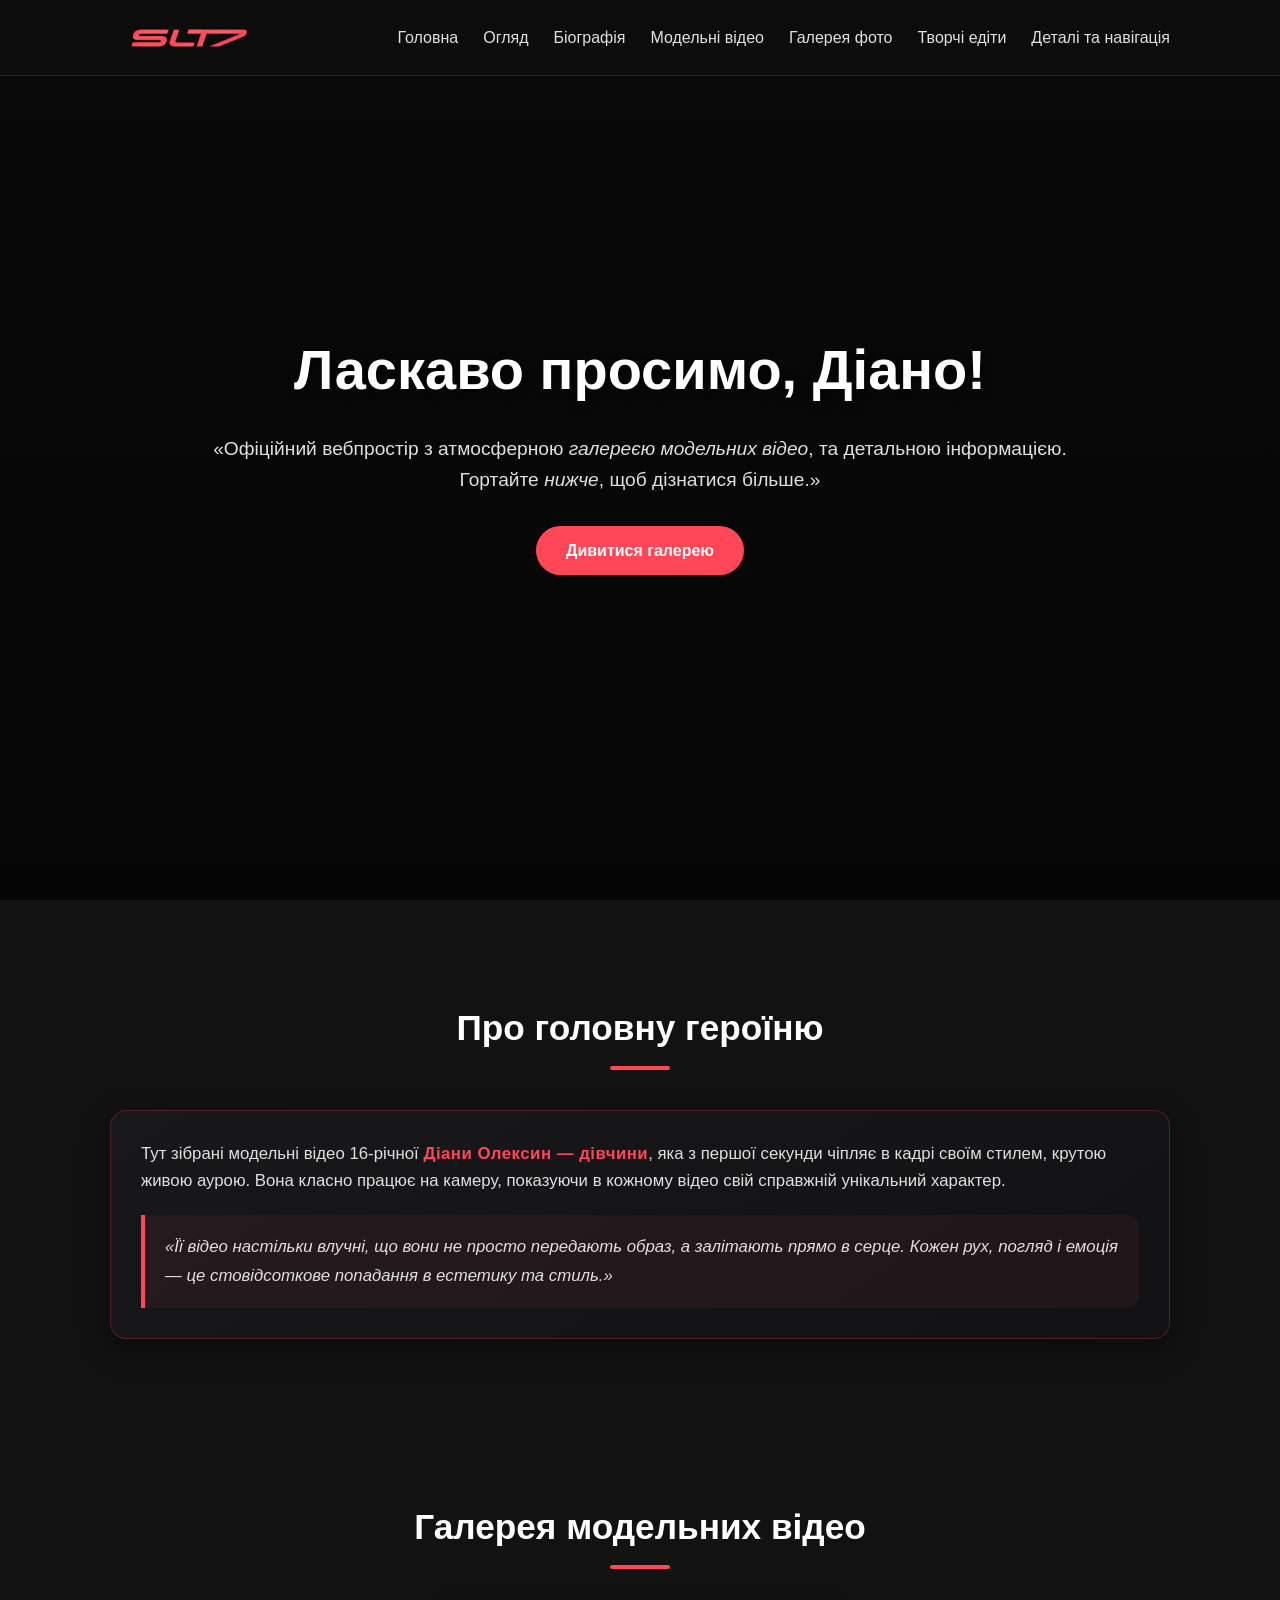
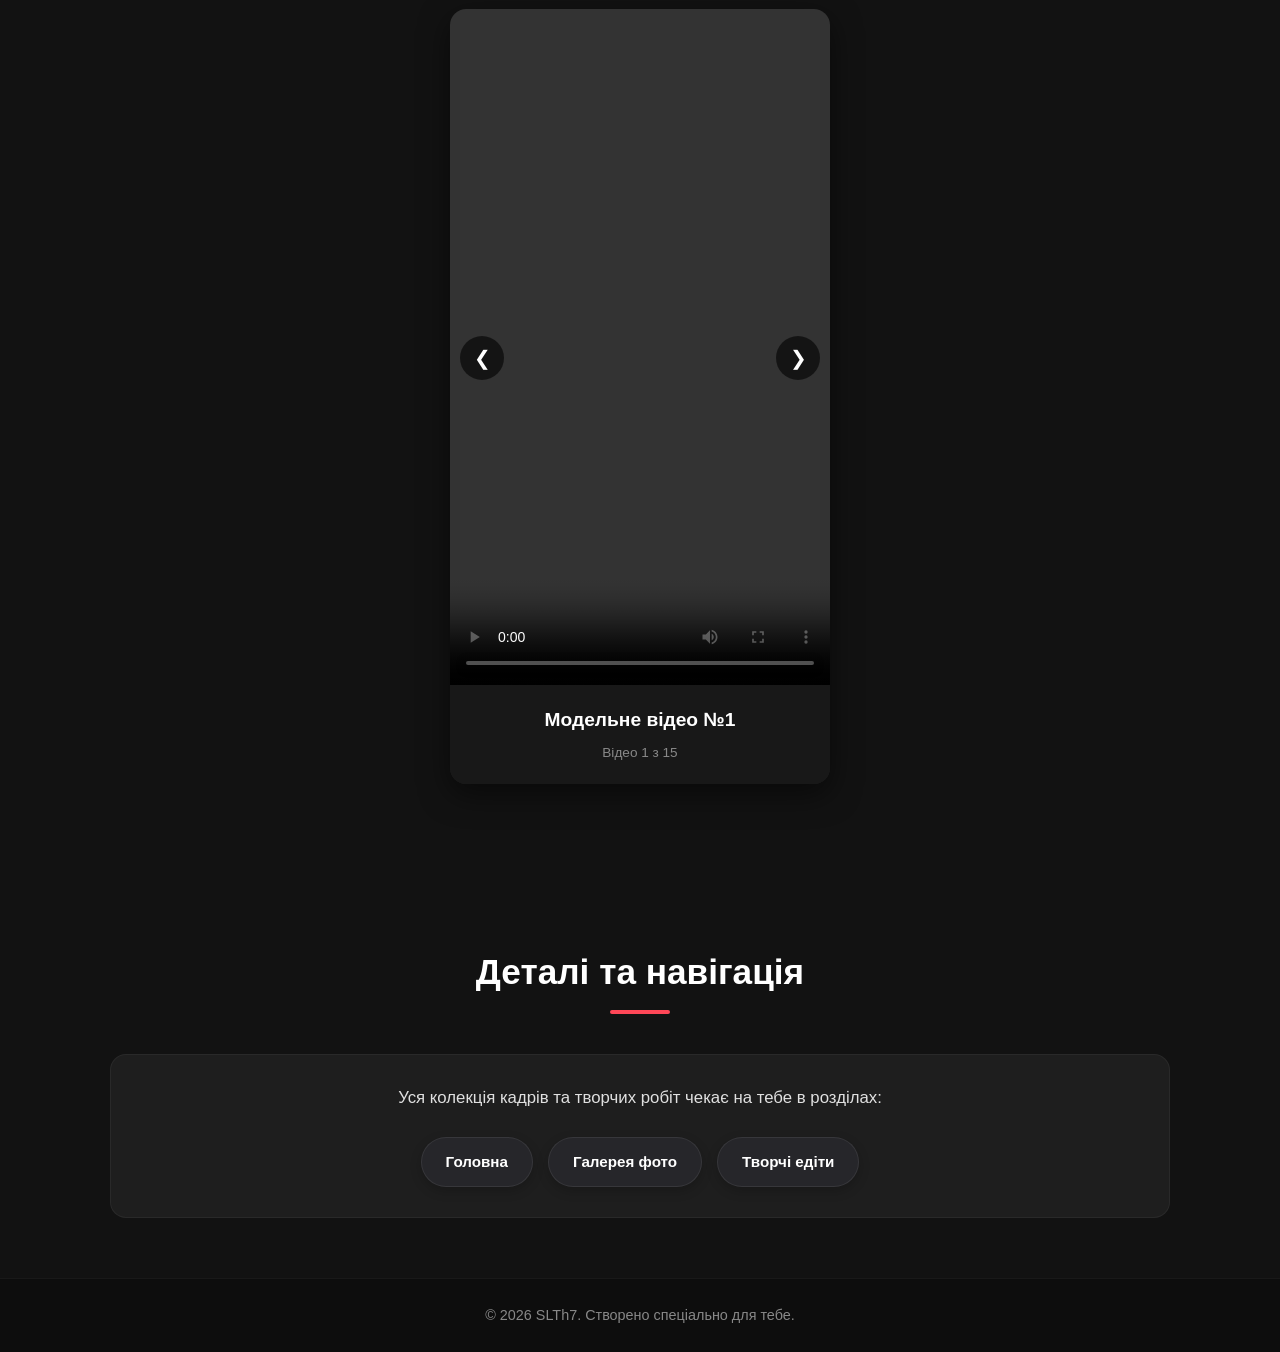
<file: index1.html>
<!DOCTYPE html>
<html lang="uk">
<head>
  <meta charset="UTF-8">
  <meta name="viewport" content="width=device-width, initial-scale=1.0">
  <title>SLTh7 - Персональний Сайт</title>
  <link rel="stylesheet" href="style1.css">
</head>
<body>

  <!-- Напівпрозоре меню зверху -->
  <nav class="navbar">
    <div class="nav-container">
      <a href="#hero" class="nav-logo">
        <img src="1789593681100.png" alt="SLTh7 Logo">
      </a>

      <!-- Кнопка мобільного меню (гамбургер) -->
      <button class="menu-toggle" id="menuToggle" aria-label="Відкрити меню">
        <span></span>
        <span></span>
        <span></span>
      </button>

      <ul class="nav-links" id="navLinks">
        <li><a href="index0.html">Головна</a></li>
        <li><a href="#hero">Огляд</a></li>
        <li><a href="#biography">Біографія</a></li>
        <li><a href="#gallery">Модельні відео</a></li>
        <li><a href="index2.html">Галерея фото</a></li>
        <li><a href="index3.html">Творчі едіти</a></li>
        <li><a href="#details">Деталі та навігація</a></li>
      </ul>
    </div> 
  </nav>

  <!-- 1. Головна секція на весь екран (Hero) -->
  <header class="hero" id="hero">
    <h1>Ласкаво просимо, Діано!</h1>
    <p>«Офіційний вебпростір з атмосферною <em>галереєю модельних відео</em>, та детальною інформацією. <br> 
      Гортайте <em>нижче</em>, щоб дізнатися більше.»</p>
    <a href="#gallery" class="btn">Дивитися галерею</a>
  </header>

  <!-- 2. Біографія -->
  <section class="content-section" id="biography">
    <h2 class="section-title">Про головну героїню</h2>
    <div class="info-card hero-about-card">
      <p class="about-lead">
        Тут зібрані модельні відео 16-річної <span class="highlight-name">Діани Олексин — дівчини</span>, яка з першої секунди чіпляє в кадрі своїм стилем, крутою живою аурою. Вона класно працює на камеру, показуючи в кожному відео свій справжній унікальний характер.
      </p>
      
      <div class="quote-box">
        <p class="quote-text">
          «Її відео настільки влучні, що вони не просто передають образ, а залітають прямо в серце. Кожен рух, погляд і емоція — це стовідсоткове попадання в естетику та стиль.»
        </p>
      </div>
    </div>
  </section>

  <!-- 3. Відеогалерея (Одне вікно, 4 відео) -->
  <section class="content-section" id="gallery">
    <h2 class="section-title">Галерея модельних відео</h2>

    <div class="video-slider-container">
      <!-- Стрілочки переключення -->
      <button class="nav-btn prev-btn" id="prevBtn" aria-label="Попереднє відео">&#10094;</button>
      <button class="nav-btn next-btn" id="nextBtn" aria-label="Наступне відео">&#10095;</button>

      <div class="video-player-wrapper">
        <video id="videoPlayer" controls allowfullscreen playsinline>
          <source src="" type="video/mp4">
        </video>
      </div>

      <!-- Опис та лічильник -->
      <div class="video-info">
        <h3 id="videoTitle">Завантаження...</h3>
        <div class="video-counter" id="videoCounter">Відео 1 з 4</div>
      </div>
    </div>
  </section>

  <!-- 4. Деталі та навігація -->
  <section class="content-section" id="details">
    <h2 class="section-title">Деталі та навігація</h2>
    <div class="info-card nav-details-card">
      <p class="nav-details-text">Уся колекція кадрів та творчих робіт чекає на тебе в розділах:</p>
      
      <div class="nav-buttons-container">
        <a href="index0.html" class="nav-btn-link">Головна</a>
        <a href="index2.html" class="nav-btn-link main-btn">Галерея фото</a>
        <a href="index3.html" class="nav-btn-link">Творчі едіти</a>
      </div>
    </div>
  </section>

  <!-- Футер -->
  <footer class="footer">
    <p>&copy; 2026 SLTh7. Створено спеціально для тебе.</p>
  </footer>

  <script src="script1.js" defer></script>
  <script src="adapt.js" defer></script>
</body>
</html>
</file>
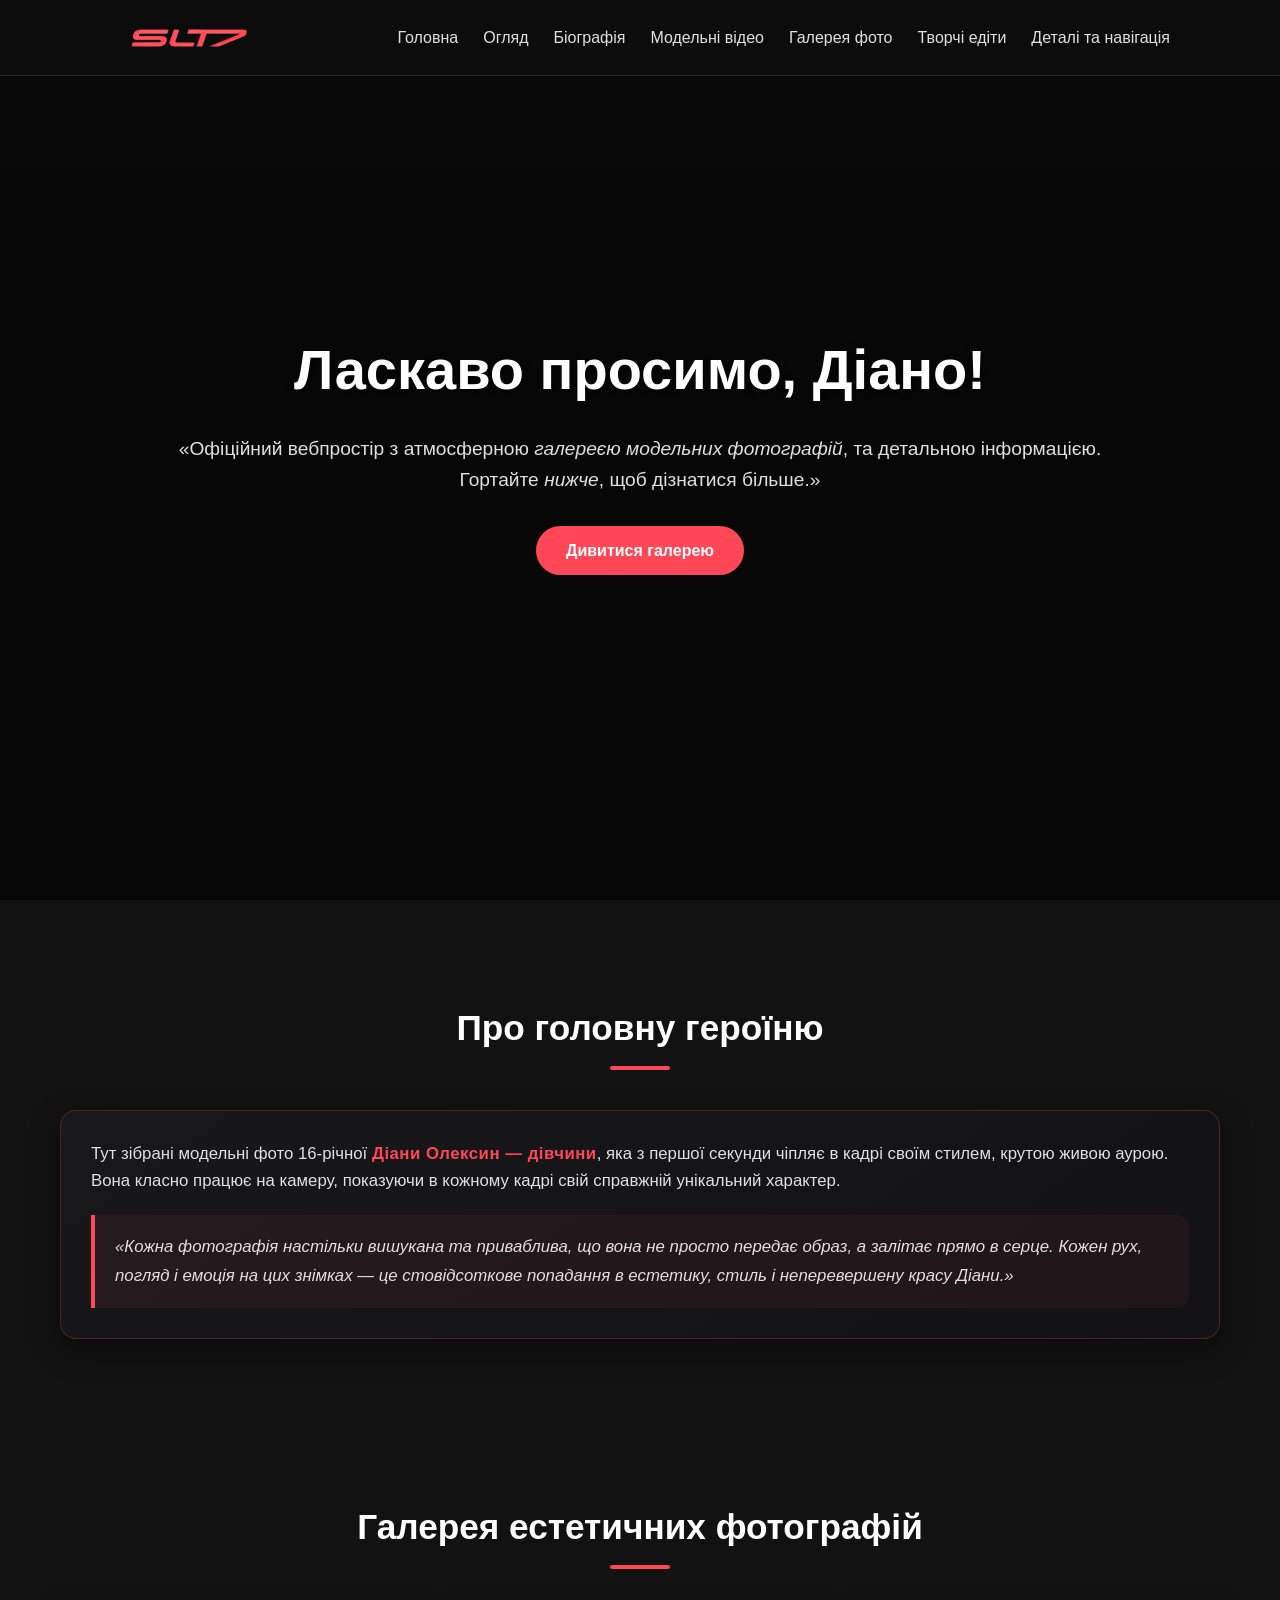
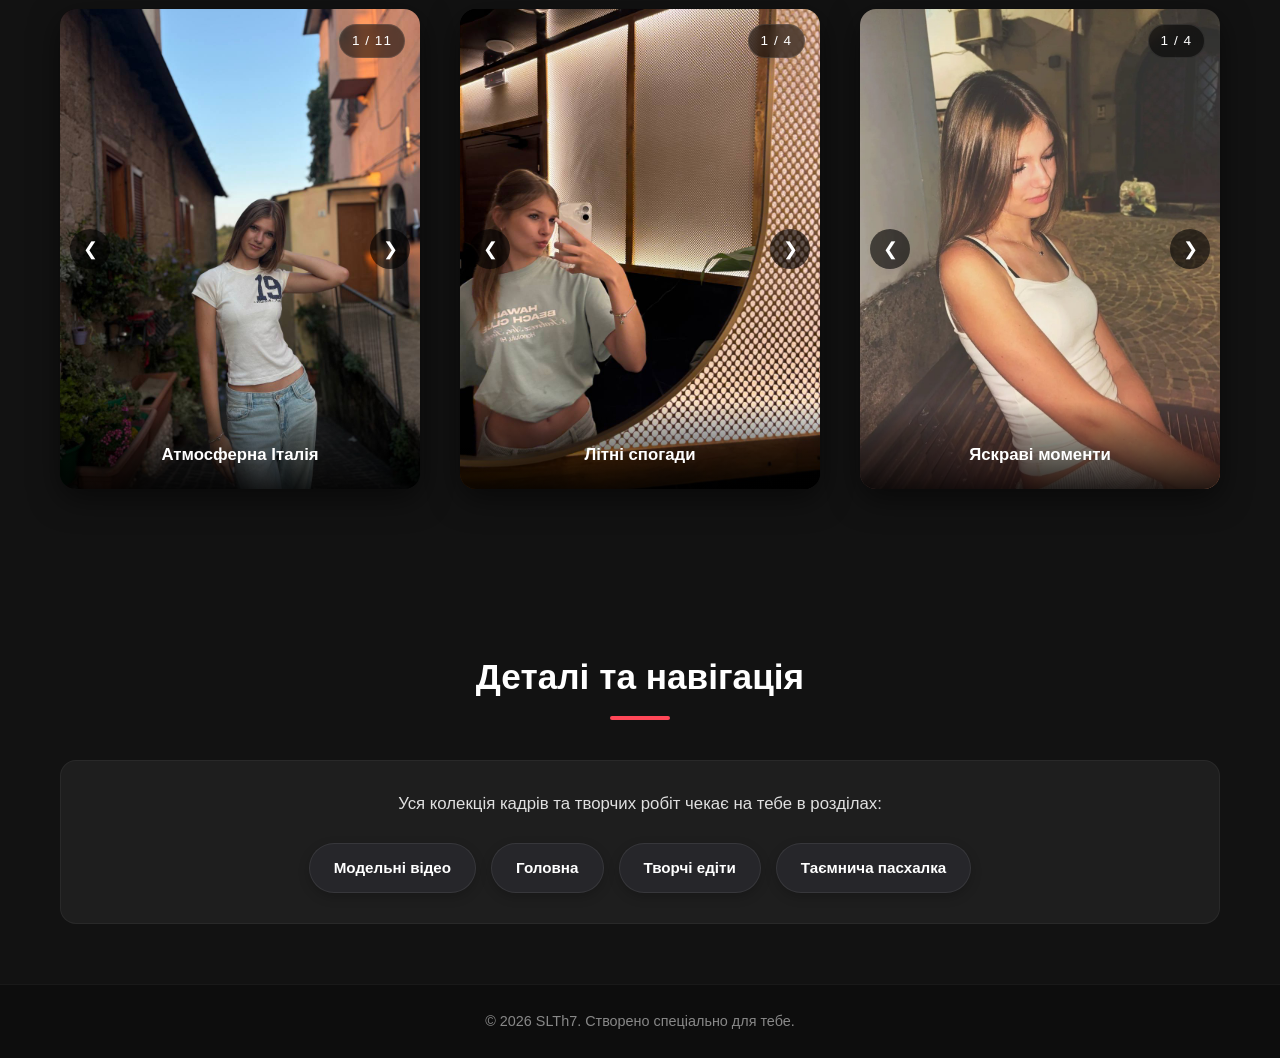
<file: index2.html>
<!DOCTYPE html>
<html lang="uk">
<head>
  <meta charset="UTF-8">
  <meta name="viewport" content="width=device-width, initial-scale=1.0">
  <title>SLTh7 - Персональний Сайт</title>
  <link rel="stylesheet" href="Styles.css">
</head>
<body>

  <!-- Напівпрозоре меню (старий стиль) -->
  <nav class="navbar">
    <div class="nav-container">
      <a href="#hero" class="nav-logo">
        <img src="1789593681100.png" alt="SLTh7 Logo">
      </a>

      <!-- Кнопка мобільного меню (гамбургер) -->
      <button class="menu-toggle" id="menuToggle" aria-label="Відкрити меню">
        <span></span>
        <span></span>
        <span></span>
      </button>

      <ul class="nav-links" id="navLinks">
        <li><a href="index0.html">Головна</a></li>
        <li><a href="#hero">Огляд</a></li>
        <li><a href="#biography">Біографія</a></li>
        <li><a href="Index1.html">Модельні відео</a></li>
        <li><a href="#gallery">Галерея фото</a></li>
        <li><a href="index3.html">Творчі едіти</a></li>
        <li><a href="#details">Деталі та навігація</a></li>
      </ul>
    </div>
  </nav>

  <!-- 1. Hero -->
  <header class="hero" id="hero">
    <h1>Ласкаво просимо, Діано!</h1>
    <p>«Офіційний вебпростір з атмосферною <em>галереєю модельних фотографій</em>, та детальною інформацією. <br> 
      Гортайте <em>нижче</em>, щоб дізнатися більше.»</p>
    <a href="#gallery" class="btn">Дивитися галерею</a>
  </header>

  <!-- 2. Біографія -->
  <section class="content-section" id="about">
    <h2 class="section-title">Про головну героїню</h2>
    <div class="info-card hero-about-card">
      <p class="about-lead">
        Тут зібрані модельні фото 16-річної <span class="highlight-name">Діани Олексин — дівчини</span>, яка з першої секунди чіпляє в кадрі своїм стилем, крутою живою аурою. Вона класно працює на камеру, показуючи в кожному кадрі свій справжній унікальний характер.
      </p>
      
      <div class="quote-box">
        <p class="quote-text">
          «Кожна фотографія настільки вишукана та приваблива, що вона не просто передає образ, а залітає прямо в серце. Кожен рух, погляд і емоція на цих знімках — це стовідсоткове попадання в естетику, стиль і неперевершену красу Діани.»
        </p>
      </div>
    </div>
  </section>

  <!-- 3. Галерея (Стара сітка .three-sliders-grid + Новий плеєр) -->
  <section class="content-section" id="gallery">
    <h2 class="section-title">Галерея естетичних фотографій</h2>

    <div class="three-sliders-grid">
      
      <!-- ЯЧЕЙКА 1 (Зберігається на 11 фото) -->
      <div class="slider-card">
        <div class="css-slider">
          <input type="radio" name="slider1" id="s1-1" checked>
          <input type="radio" name="slider1" id="s1-2">
          <input type="radio" name="slider1" id="s1-3">
          <input type="radio" name="slider1" id="s1-4">
          <input type="radio" name="slider1" id="s1-5">
          <input type="radio" name="slider1" id="s1-6">
          <input type="radio" name="slider1" id="s1-7">
          <input type="radio" name="slider1" id="s1-8">
          <input type="radio" name="slider1" id="s1-9">
          <input type="radio" name="slider1" id="s1-10">
          <input type="radio" name="slider1" id="s1-11">

          <div class="slides">
            <div class="slide"><img src="photo_2026-09-15_16-52-17.jpg" alt="Фото 1-1"></div>
            <div class="slide"><img src="photo_2026-11-07_21-01-00.jpg" alt="Фото 1-2"></div>
            <div class="slide"><img src="photo_2026-11-07_21-01-07.jpg" alt="Фото 1-3"></div>
            <div class="slide"><img src="photo_2026-11-07_21-01-10.jpg" alt="Фото 1-4"></div>
            <div class="slide"><img src="photo_2026-11-07_21-01-17.jpg" alt="Фото 1-5"></div>
            <div class="slide"><img src="photo_2026-11-07_21-01-20.jpg" alt="Фото 1-6"></div>
            <div class="slide"><img src="photo_2026-11-07_21-09-511.jpg" alt="Фото 1-7"></div>
            <div class="slide"><img src="photo_2026-11-07_21-09-57.jpg" alt="Фото 1-8"></div>
            <div class="slide"><img src="photo_2026-11-07_21-10-00.jpg" alt="Фото 1-9"></div>
            <div class="slide"><img src="photo_2026-11-07_21-10-02.jpg" alt="Фото 1-10"></div>
            <div class="slide"><img src="photo_2026-11-07_21-10-05.jpg" alt="Фото 1-11"></div>
          </div>

          <div class="controls">
            <div class="slider-counter"></div>
            <div class="nav-group n1"><label for="s1-11" class="prev">&#10094;</label><label for="s1-2" class="next">&#10095;</label></div>
            <div class="nav-group n2"><label for="s1-1" class="prev">&#10094;</label><label for="s1-3" class="next">&#10095;</label></div>
            <div class="nav-group n3"><label for="s1-2" class="prev">&#10094;</label><label for="s1-4" class="next">&#10095;</label></div>
            <div class="nav-group n4"><label for="s1-3" class="prev">&#10094;</label><label for="s1-5" class="next">&#10095;</label></div>
            <div class="nav-group n5"><label for="s1-4" class="prev">&#10094;</label><label for="s1-6" class="next">&#10095;</label></div>
            <div class="nav-group n6"><label for="s1-5" class="prev">&#10094;</label><label for="s1-7" class="next">&#10095;</label></div>
            <div class="nav-group n7"><label for="s1-6" class="prev">&#10094;</label><label for="s1-8" class="next">&#10095;</label></div>
            <div class="nav-group n8"><label for="s1-7" class="prev">&#10094;</label><label for="s1-9" class="next">&#10095;</label></div>
            <div class="nav-group n9"><label for="s1-8" class="prev">&#10094;</label><label for="s1-10" class="next">&#10095;</label></div>
            <div class="nav-group n10"><label for="s1-9" class="prev">&#10094;</label><label for="s1-11" class="next">&#10095;</label></div>
            <div class="nav-group n11"><label for="s1-10" class="prev">&#10094;</label><label for="s1-1" class="next">&#10095;</label></div>
          </div>

          <div class="card-caption">Атмосферна Італія</div>
        </div>
      </div>

      <!-- ЯЧЕЙКА 2 (Скорочено до 4 фото) -->
      <div class="slider-card">
        <div class="css-slider">
          <input type="radio" name="slider2" id="s2-1" checked>
          <input type="radio" name="slider2" id="s2-2">
          <input type="radio" name="slider2" id="s2-3">
          <input type="radio" name="slider2" id="s2-4">

          <div class="slides" style="width: 400%;">
            <div class="slide" style="width: 25%;"><img src="photo_2026-11-07_21-18-45.jpg" alt="Фото 2-1"></div>
            <div class="slide" style="width: 25%;"><img src="photo_2026-11-07_21-18-56.jpg" alt="Фото 2-2"></div>
            <div class="slide" style="width: 25%;"><img src="photo_2026-11-07_21-19-00.jpg" alt="Фото 2-3"></div>
            <div class="slide" style="width: 25%;"><img src="photo_2026-11-07_21-19-35.jpg" alt="Фото 2-4"></div>
          </div>

          <div class="controls">
            <div class="slider-counter"></div>
            <div class="nav-group n1"><label for="s2-4" class="prev">&#10094;</label><label for="s2-2" class="next">&#10095;</label></div>
            <div class="nav-group n2"><label for="s2-1" class="prev">&#10094;</label><label for="s2-3" class="next">&#10095;</label></div>
            <div class="nav-group n3"><label for="s2-2" class="prev">&#10094;</label><label for="s2-4" class="next">&#10095;</label></div>
            <div class="nav-group n4"><label for="s2-3" class="prev">&#10094;</label><label for="s2-1" class="next">&#10095;</label></div>
          </div>

          <div class="card-caption">Літні спогади</div>
        </div>
      </div>

      <!-- ЯЧЕЙКА 3 (Скорочено до 4 фото) -->
      <div class="slider-card">
        <div class="css-slider">
          <input type="radio" name="slider3" id="s3-1" checked>
          <input type="radio" name="slider3" id="s3-2">
          <input type="radio" name="slider3" id="s3-3">
          <input type="radio" name="slider3" id="s3-4">

          <div class="slides" style="width: 400%;">
            <div class="slide" style="width: 25%;"><img src="imageDiana1.png" alt="Фото 3-1"></div>
            <div class="slide" style="width: 25%;"><img src="imageDiana2.jpg" alt="Фото 3-2"></div>
            <div class="slide" style="width: 25%;"><img src="imageDiana3.png" alt="Фото 3-3"></div>
            <div class="slide" style="width: 25%;"><img src="imageDiana4.jpg" alt="Фото 3-4"></div>
          </div>

          <div class="controls">
            <div class="slider-counter"></div>
            <div class="nav-group n1"><label for="s3-4" class="prev">&#10094;</label><label for="s3-2" class="next">&#10095;</label></div>
            <div class="nav-group n2"><label for="s3-1" class="prev">&#10094;</label><label for="s3-3" class="next">&#10095;</label></div>
            <div class="nav-group n3"><label for="s3-2" class="prev">&#10094;</label><label for="s3-4" class="next">&#10095;</label></div>
            <div class="nav-group n4"><label for="s3-3" class="prev">&#10094;</label><label for="s3-1" class="next">&#10095;</label></div>
          </div>

          <div class="card-caption">Яскраві моменти</div>
        </div>
      </div>

    </div>
  </section>

  <!-- 4. Деталі та навігація -->
  <section class="content-section" id="details">
    <h2 class="section-title">Деталі та навігація</h2>
    <div class="info-card nav-details-card">
      <p class="nav-details-text">Уся колекція кадрів та творчих робіт чекає на тебе в розділах:</p>
      
      <div class="nav-buttons-container">
        <a href="index1.html" class="nav-btn-link">Модельні відео</a>
        <a href="index0.html" class="nav-btn-link main-btn">Головна</a>
        <a href="index3.html" class="nav-btn-link">Творчі едіти</a>
        <a href="index3.html#footer" class="nav-btn-link">Таємнича пасхалка</a>
      </div>
    </div>
  </section>

  <!-- Футер -->
  <footer class="footer">
    <p>&copy; 2026 SLTh7. Створено спеціально для тебе.</p>
  </footer>

  <script src="adapt.js" defer></script>
</body>
</html>
</file>
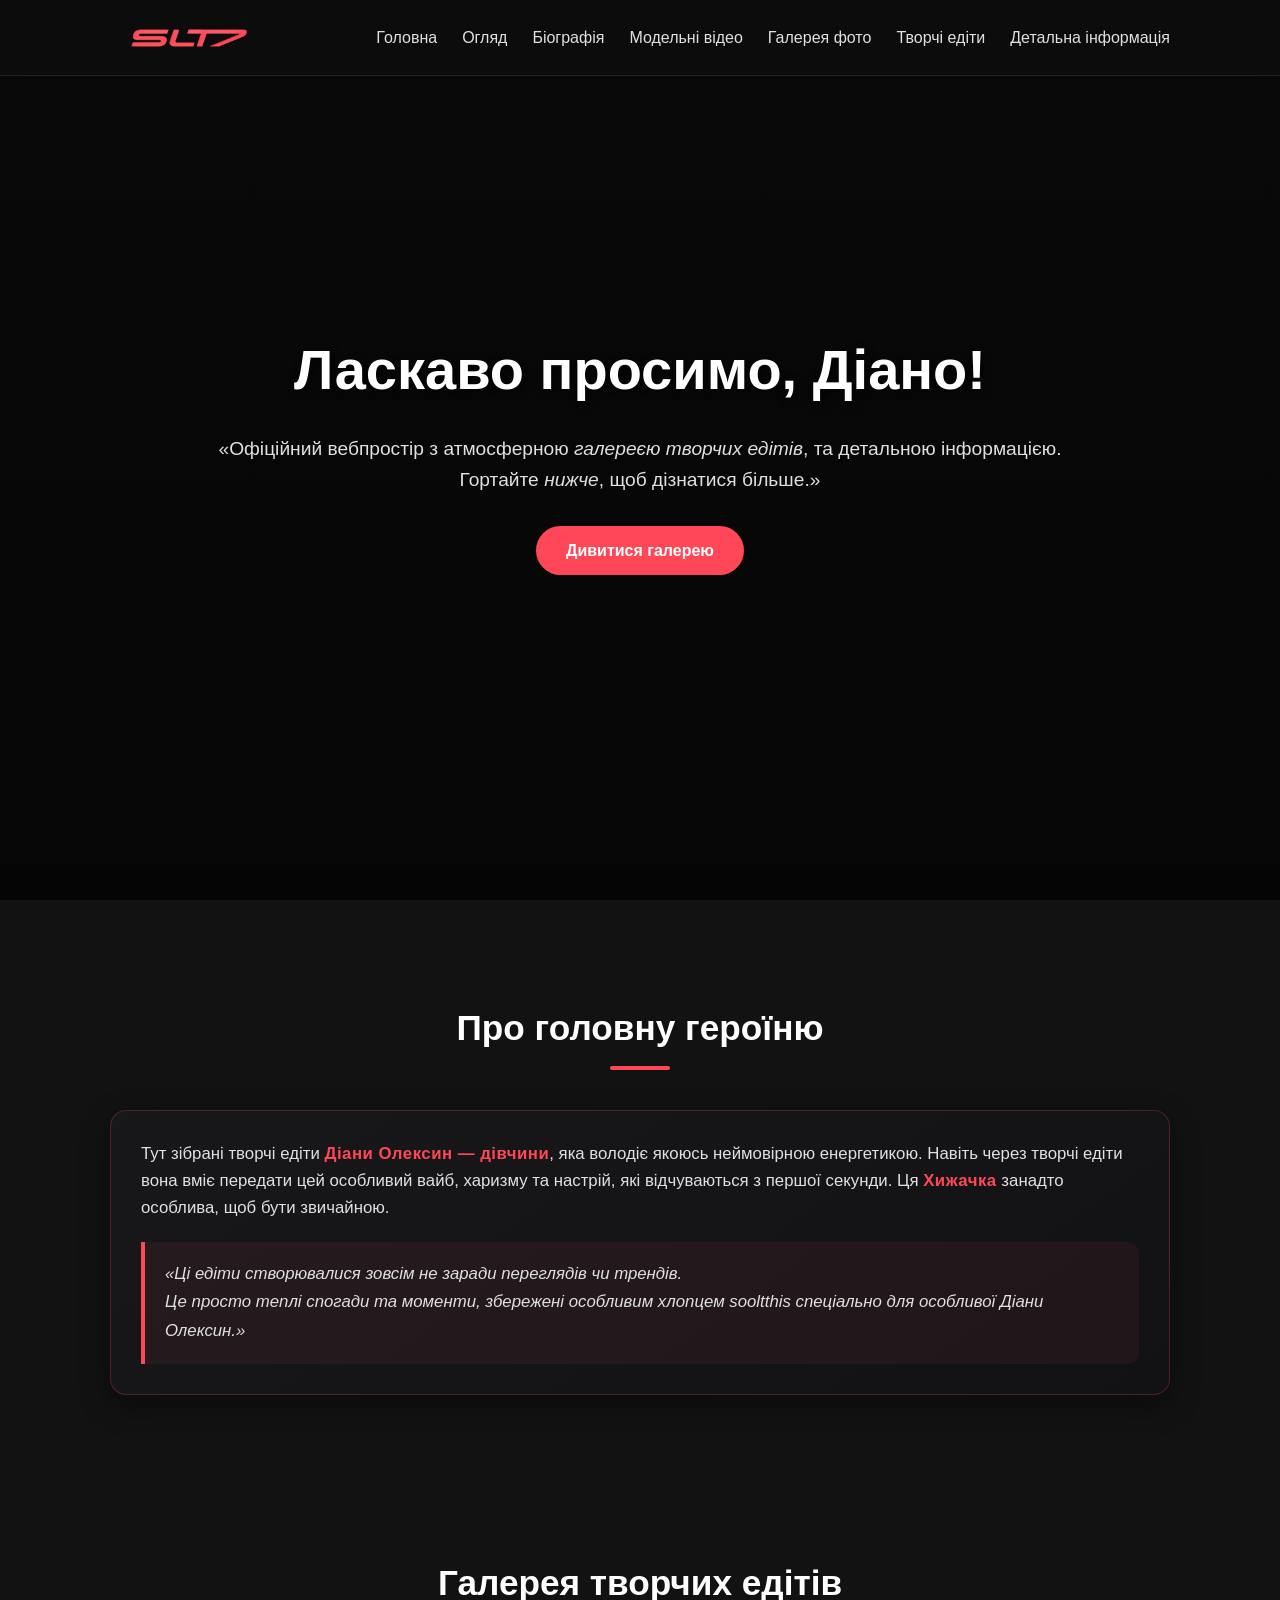
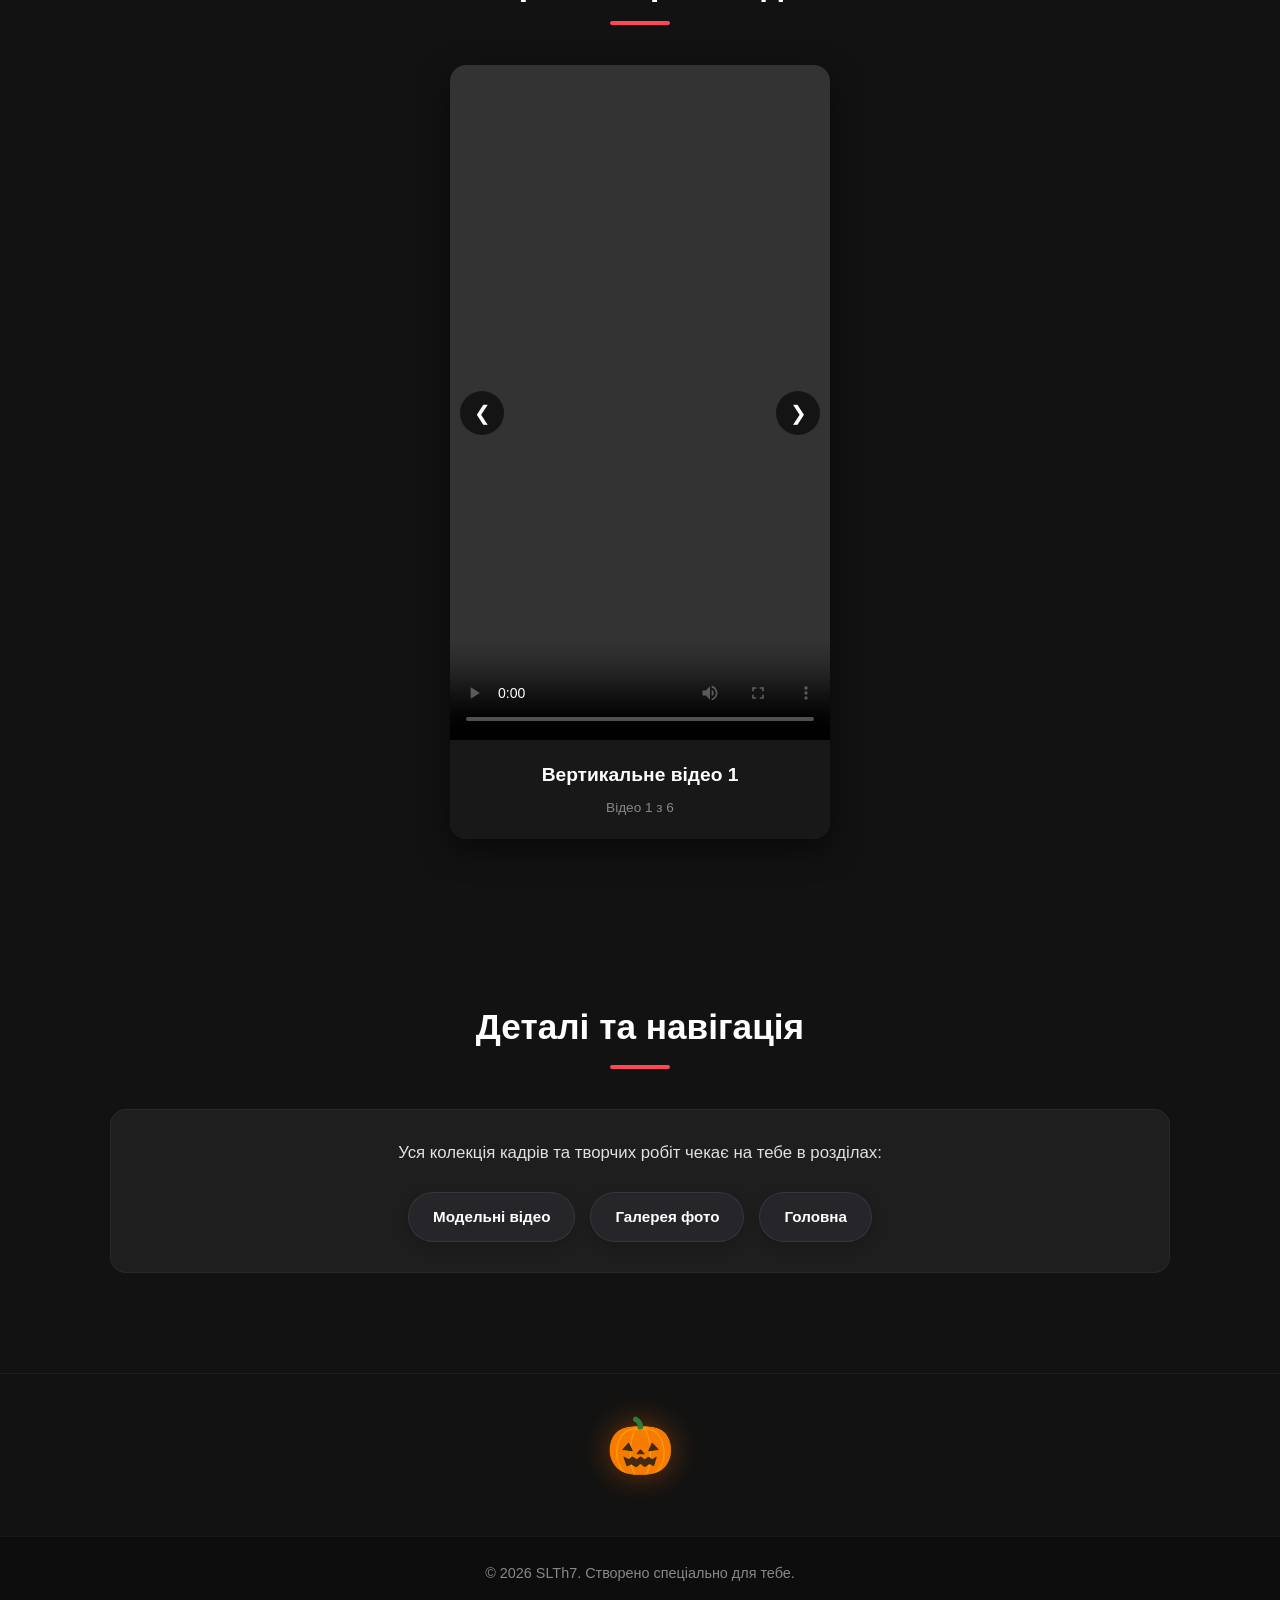
<file: index3.html>
<!DOCTYPE html>
<html lang="uk">
<head>
  <meta charset="UTF-8">
  <meta name="viewport" content="width=device-width, initial-scale=1.0">
  <title>SLTh7 - Персональний Сайт</title>
  <link rel="stylesheet" href="style1.css">
  <style>
    /* Стилі для хеллоуїнського гарбузика внизу */
    .halloween-footer-surprise {
      text-align: center;
      padding: 40px 20px 20px 20px;
      margin-top: 40px;
      border-top: 1px solid rgba(255, 255, 255, 0.05);
    }

    .pumpkin-btn {
      background: none;
      border: none;
      font-size: 55px;
      cursor: pointer;
      user-select: none;
      filter: drop-shadow(0 0 15px rgba(255, 107, 0, 0.4));
      transition: transform 0.3s ease;
      animation: pumpkinBounce 2s infinite ease-in-out;
    }

    .pumpkin-btn:hover {
      transform: scale(1.15) rotate(10deg);
    }

    .halloween-text {
      margin-top: 10px;
      font-size: 1.05rem;
      font-weight: 700;
      color: #ff9f43;
      opacity: 0;
      transform: translateY(-10px);
      transition: all 0.4s ease;
      pointer-events: none;
      text-shadow: 0 0 10px rgba(255, 159, 67, 0.5);
    }

    .halloween-text.show {
      opacity: 1;
      transform: translateY(0);
      animation: blinkText 1.5s infinite alternate;
    }

    @keyframes pumpkinBounce {
      0%, 100% { transform: translateY(0); }
      50% { transform: translateY(-6px); }
    }

    @keyframes blinkText {
      0% { opacity: 0.4; }
      100% { opacity: 1; }
    }
  </style>
</head>
<body>

  <!-- Напівпрозоре меню зверху -->
  <nav class="navbar">
    <div class="nav-container">
      <a href="#hero" class="nav-logo">
        <img src="1789593681100.png" alt="SLTh7 Logo">
      </a>

      <!-- Кнопка мобільного меню (гамбургер) -->
      <button class="menu-toggle" id="menuToggle" aria-label="Відкрити меню">
        <span></span>
        <span></span>
        <span></span>
      </button>

      <ul class="nav-links" id="navLinks">
        <li><a href="index0.html">Головна</a></li>
        <li><a href="#hero">Огляд</a></li>
        <li><a href="#biography">Біографія</a></li>
        <li><a href="index1.html">Модельні відео</a></li>
        <li><a href="index2.html">Галерея фото</a></li>
        <li><a href="#gallery">Творчі едіти</a></li>
        <li><a href="#details">Детальна інформація</a></li>
      </ul>
    </div>
  </nav>

  <!-- 1. Головна секція на весь екран (Hero) -->
  <header class="hero" id="hero">
    <h1>Ласкаво просимо, Діано!</h1>
    <p>«Офіційний вебпростір з атмосферною <em>галереєю творчих едітів</em>, та детальною інформацією. <br> 
      Гортайте <em>нижче</em>, щоб дізнатися більше.»</p>
    <a href="#gallery" class="btn">Дивитися галерею</a>
  </header>

  <!-- 2. Біографія -->
  <section class="content-section" id="about">
    <h2 class="section-title">Про головну героїню</h2>
    <div class="info-card hero-about-card">
      <p class="about-lead">
        Тут зібрані творчі едіти <span class="highlight-name">Діани Олексин — дівчини</span>, яка володіє якоюсь неймовірною енергетикою. Навіть через творчі едіти вона вміє передати цей особливий вайб, харизму та настрій, які відчуваються з першої секунди. Ця <span class="highlight-name">Хижачка</span> занадто особлива, щоб бути звичайною.
      </p>
      
      <div class="quote-box">
        <p class="quote-text">
          «Ці едіти створювалися зовсім не заради переглядів чи трендів. <br>
          Це просто теплі спогади та моменти, збережені особливим хлопцем sooltthis спеціально для особливої Діани Олексин.»
        </p>
      </div>
    </div>
  </section>

  <!-- 3. Відеогалерея (Одне вікно, 4 відео) -->
  <section class="content-section" id="gallery">
    <h2 class="section-title">Галерея творчих едітів</h2>

    <div class="video-slider-container">
      <!-- Стрілочки переключення -->
      <button class="nav-btn prev-btn" id="prevBtn" aria-label="Попереднє відео">&#10094;</button>
      <button class="nav-btn next-btn" id="nextBtn" aria-label="Наступне відео">&#10095;</button>

      <div class="video-player-wrapper">
        <video id="videoPlayer" controls allowfullscreen playsinline>
          <source src="" type="video/mp4">
        </video>
      </div>

      <!-- Опис та лічильник -->
      <div class="video-info">
        <h3 id="videoTitle">Завантаження...</h3>
        <div class="video-counter" id="videoCounter">Відео 1 з 4</div>
      </div>
    </div>
  </section>

  <!-- 4. Деталі та навігація -->
  <section class="content-section" id="details">
    <h2 class="section-title">Деталі та навігація</h2>
    <div class="info-card nav-details-card">
      <p class="nav-details-text">Уся колекція кадрів та творчих робіт чекає на тебе в розділах:</p>
      
      <div class="nav-buttons-container">
        <a href="index1.html" class="nav-btn-link">Модельні відео</a>
        <a href="index2.html" class="nav-btn-link main-btn">Галерея фото</a>
        <a href="index0.html" class="nav-btn-link">Головна</a>
      </div>
    </div>
  </section>

  <!-- Хеллоуїнський сюрприз у самому низу сайту -->
  <div class="halloween-footer-surprise">
    <button class="pumpkin-btn" id="pumpkinBtn" title="Натисни мене!">🎃</button>
    <div class="halloween-text" id="halloweenText">Ого! А, що це таке? Нужмо, нажми!</div>
  </div>

  <!-- Футер -->
  <footer class="footer" id="footer">
    <p>&copy; 2026 SLTh7. Створено спеціально для тебе.</p>
  </footer>

  <script src="main.js"></script>
  <script>
    // Логіка кліків по гарбузику внизу
    const pumpkinBtn = document.getElementById('pumpkinBtn');
    const halloweenText = document.getElementById('halloweenText');
    let clickCount = 0;

    pumpkinBtn.addEventListener('click', () => {
      clickCount++;

      if (clickCount === 1) {
        // Перший клік: показуємо текст
        halloweenText.classList.add('show');
      } else {
        // Другий та наступні кліки: перекидаємо на іншу сторінку
        window.location.href = 'garbuz.html'; 
      }
    });
  </script>
  <script src="adapt.js"></script>
</body>
</html>
</file>
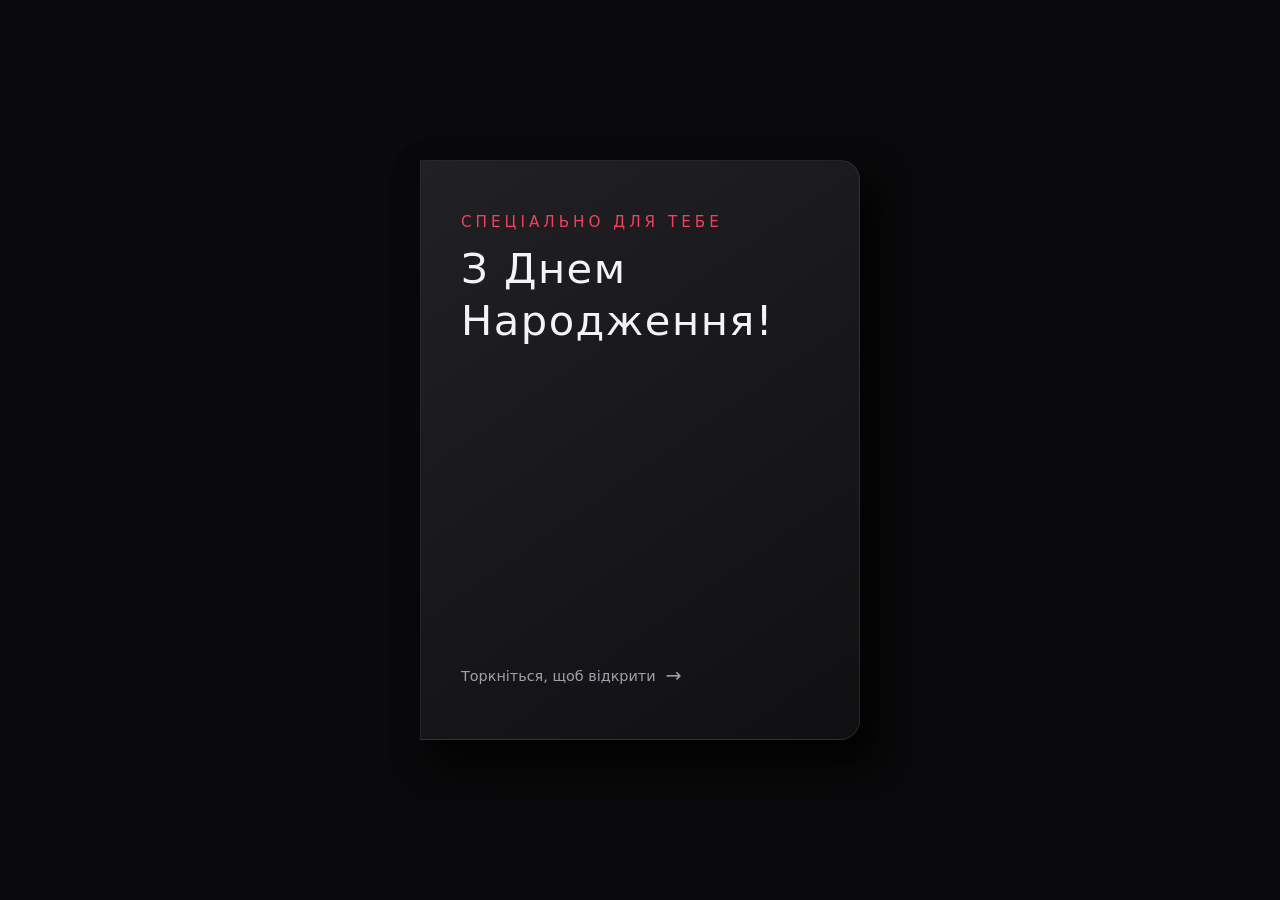
<file: main.html>
<!DOCTYPE html>
<html lang="uk">
<head>
  <meta charset="UTF-8">
  <meta name="viewport" content="width=device-width, initial-scale=1.0">
  <title>З Днем Народження, Діано!</title>
  <link rel="stylesheet" href="auguri.css">
</head>
<body>

  <div class="card-scene" id="cardScene">
    <div class="card" id="birthdayCard">
      
      <!-- РУХОМА ОБКЛАДИНКА -->
      <div class="card-cover" id="cardCover">
        
        <!-- ЛИЦЕВА ОБКЛАДИНКА -->
        <div class="cover-front">
          <div>
            <div class="cover-subtitle">Спеціально для тебе</div>
            <h1 class="cover-title">З Днем<br>Народження!</h1>
          </div>
          <div class="click-hint">Торкніться, щоб відкрити</div>
        </div>

        <!-- ЗВОРОТ ОБКЛАДИНКИ (Ліва сторона — Фото) -->
        <div class="cover-back">
          <div class="photo-page active" id="photoPage1">
            <div class="photo-container">
              <img src="image1.png" alt="Diana Photo 1">
            </div>
          </div>

          <div class="photo-page" id="photoPage2">
            <div class="photo-container">
              <img src="photo_2026-11-07_21-53-26.jpg" alt="Diana Photo 2">
            </div>
          </div>

          <div class="photo-page" id="photoPage3">
            <div class="photo-container">
              <img src="IMG_20261011_121638_555.jpg" alt="Diana Photo 3">
            </div>
          </div>
        </div>

      </div>

     <!-- ОСНОВА (Права сторона з текстом) -->
      <div class="card-base">
        
        <div class="text-page active" id="textPage1">
          <h2 class="greeting-title">Дорога Діано! ✨</h2>
          <div class="greeting-text">
            <p>Вітаю тебе з днем народження!</p>
            <p>Бажаю тобі багато приємних моментів, емоцій та неймовірних вражень в житті.</p>
            <p>Будь щасливою, життєрадісною, не звертай увагу на обідчиків і залишайся такою ж  неймовірною, як ти є.</p>
            <p>Ну і давай чесно — жодна обкладинка журналу з тобою й близько не зрівняється&nbsp;&lt;3 ( не підкат )</p>
          </div>
        </div>

        <div class="text-page" id="textPage2">
          <h2 class="greeting-title">Ще декілька слів... 🌹</h2>
          <div class="greeting-text">
            <p>Ми з тобою знайомі вже 7 місяців, і за цей час я реально зрозумів, наскільки ти особлива дівчина.</p>
            <p>Які складнощі б між нами не виникали - для мене ти завжди залишаєшся людиною, яка вміє зачепити з першого слова й підняти настрій одним повідомленням.</p>
            <p>Я дійсно радий, що ти з'явилася в моєму житті.</p>
          </div>
        </div>

        <div class="text-page" id="textPage3">
          <h2 class="greeting-title">Від щирого серця ✨</h2>
          <div class="greeting-text">
            <p>Нехай всі твої задумані мрії збуваються, які тобі принесуть задоволення, а життя буде сповнене приємних моментів, подорожей та незабутніх емоцій!</p>
            <p>Ніколи не розчаровуйся в собі, не дивись на інших та йди далі до своєї мети, я вірю в тебе Діан&nbsp;&lt;3</p>
            <div class="signature">— З любов'ю та найкращими побажаннями ❤️</div>
            <!-- Стилізоване посилання на сюрприз -->
            <div style="margin-top: 12px;">
              <a href="gift.html" class="secret-link">Відкрий сюрприз</a>
            </div>
          </div>
        </div>

        <!-- Навігація з кнопкою закриття -->
        <div class="pagination" id="paginationControls" style="display: none;">
          <div class="nav-controls">
            <button class="nav-btn" id="prevBtn" disabled>← Назад</button>
            <span class="page-indicator" id="pageIndicator">1 / 3</span>
            <button class="nav-btn" id="nextBtn">Далі →</button>
          </div>
          <button class="close-btn" id="closeBtn">Закрити ✖</button>
        </div>

      </div>

    </div>
  </div>

  <script src="auguri.js"></script>
</body>
</html>
</file>
<file: stylegift.css>
/* Плавна прокрутка сторінки */
html {
  scroll-behavior: smooth;
}

* {
  margin: 0;
  padding: 0;
  box-sizing: border-box;
  font-family: 'Segoe UI', Tahoma, Geneva, Verdana, sans-serif;
}

body {
  background-color: #121212;
  color: #ffffff;
  line-height: 1.6;
  overflow-x: hidden;
}

/* Плаваюче повідомлення зверху сторінки */
.toast-notification {
  position: fixed;
  top: -80px;
  left: 50%;
  transform: translateX(-50%);
  background: rgba(255, 47, 70, 0.95);
  color: #ffffff;
  padding: 14px 28px;
  border-radius: 30px;
  box-shadow: 0 10px 25px rgba(255, 71, 87, 0.5);
  border: 1px solid rgba(255, 255, 255, 0.2);
  backdrop-filter: blur(10px);
  z-index: 2000;
  font-weight: 600;
  font-size: 1rem;
  text-align: center;
  white-space: nowrap;
  opacity: 0;
  visibility: hidden;
  transition: top 0.5s cubic-bezier(0.175, 0.885, 0.32, 1.275), 
              opacity 0.4s ease, 
              visibility 0.4s ease;
}

.toast-notification.show {
  top: 25px; /* Виринає зверху */
  opacity: 1;
  visibility: visible;
}

/* Напівпрозоре фіксоване меню */
.navbar {
  position: fixed;
  top: 0;
  left: 0;
  width: 100%;
  background: rgba(18, 18, 18, 0.45);
  backdrop-filter: blur(12px);
  -webkit-backdrop-filter: blur(12px);
  border-bottom: 1px solid rgba(255, 255, 255, 0.1);
  z-index: 1000;
  padding: 15px 0;
  transition: background 0.3s ease, backdrop-filter 0.3s ease;
}

/* Коли мобільне меню відкрите, шапка плавно змінює колір і розмиття разом із випадаючим блоком */
.navbar:has(.nav-links.active) {
  background: rgba(18, 18, 18, 0.85);
  backdrop-filter: blur(16px);
  -webkit-backdrop-filter: blur(16px);
}

.nav-container {
  max-width: 1100px;
  margin: 0 auto;
  display: flex;
  justify-content: space-between;
  align-items: center;
  padding: 0 20px;
}

.nav-logo {
  display: flex;
  align-items: center;
  text-decoration: none;
}

.nav-logo img {
  height: 45px;
  width: auto;
  display: block;
  object-fit: contain;
}

/* Кнопка гамбургер (прихована на ПК) */
.menu-toggle {
  display: none;
  flex-direction: column;
  justify-content: space-between;
  width: 30px;
  height: 22px;
  background: transparent;
  border: none;
  cursor: pointer;
  z-index: 1001;
}

.menu-toggle span {
  display: block;
  width: 100%;
  height: 3px;
  background-color: #ffffff;
  border-radius: 2px;
  transition: all 0.3s ease;
}

/* Анімація гамбургера в хрестик при відкритті */
.menu-toggle.active span:nth-child(1) {
  transform: translateY(9.5px) rotate(45deg);
}
.menu-toggle.active span:nth-child(2) {
  opacity: 0;
}
.menu-toggle.active span:nth-child(3) {
  transform: translateY(-9.5px) rotate(-45deg);
}

.nav-links {
  display: flex;
  list-style: none;
  gap: 25px;
}

.nav-links a {
  color: #e0e0e0;
  text-decoration: none;
  font-weight: 500;
  transition: color 0.3s ease;
}

.nav-links a:hover {
  color: #ff4757;
}

/* 1. Головна секція (Hero) */
.hero {
  width: 100%;
  height: 100vh;
  background: linear-gradient(rgba(0, 0, 0, 0.5), rgba(0, 0, 0, 0.7)), 
              url('https://images.unsplash.com/photo-1506744038136-46273834b3fb?auto=format&fit=crop&w=1920&q=80') center/cover no-repeat;
  display: flex;
  flex-direction: column;
  justify-content: center;
  align-items: center;
  text-align: center;
  padding: 20px;
}

.hero h1 {
  font-size: 3.5rem;
  margin-bottom: 20px;
  text-shadow: 2px 2px 8px rgba(0, 0, 0, 0.7);
}

.hero p {
  font-size: 1.2rem;
  max-width: 1000px !important;
  width: 90% !important;
  margin: 0 auto 30px auto !important;
  color: #e0e0e0;
  text-align: center;
  white-space: normal;
}

.hero .btn {
  display: inline-block;
  padding: 12px 30px;
  background-color: #ff4757;
  color: #ffffff;
  text-decoration: none;
  border-radius: 30px;
  font-weight: bold;
  transition: background 0.3s ease, transform 0.2s ease;
}

.hero .btn:hover {
  background-color: #ff6b81;
  transform: translateY(-3px);
}

/* 2. Секція вибору подарунків */
.gifts-container {
  width: 100%;
  min-height: 100vh;
  display: flex;
  justify-content: center;
  align-items: center;
  padding: 100px 20px;
  background-color: #121212;
}

.gifts-content-wrapper {
  max-width: 1100px;
  width: 100%;
  text-align: center;
}

.gifts-title {
  font-size: 2.8rem;
  margin-bottom: 10px;
  color: #ffffff;
}

.gifts-subtitle {
  font-size: 1.25rem;
  margin-bottom: 40px;
  color: #b0b0b0;
}

/* Сітка 4 в ряд */
.gifts-grid {
  display: grid;
  grid-template-columns: repeat(4, 1fr);
  grid-auto-rows: 1fr;
  gap: 25px;
  justify-content: center;
}

/* Картка подарунка */
.gift-card {
  background: #1e1e1e;
  border: 1px solid rgba(255, 255, 255, 0.08);
  border-radius: 16px;
  padding: 30px 20px;
  cursor: pointer;
  display: flex;
  flex-direction: column;
  align-items: center;
  justify-content: space-between;
  box-shadow: 0 10px 30px rgba(0, 0, 0, 0.3);
  height: 100%;

  transition: transform 0.4s cubic-bezier(0.25, 1, 0.5, 1), 
              box-shadow 0.4s ease, 
              background 0.4s ease, 
              border-color 0.4s ease;
}

.gift-card:hover {
  transform: translateY(-8px) scale(1.02);
  box-shadow: 0 15px 35px rgba(255, 71, 87, 0.2);
  background: #252525;
  border-color: rgba(255, 71, 87, 0.4);
}

/* Обрана картка */
.gift-card.active-card {
  background: #182c22;
  border-color: #2ed573;
  box-shadow: 0 0 25px rgba(46, 213, 115, 0.4);
  transform: scale(1.04);
}

.gift-card.active-card:hover {
  transform: translateY(-5px) scale(1.07);
  box-shadow: 0 0 30px rgba(46, 213, 115, 0.6);
}

/* Зображення подарунків */
.gift-icon-container {
  width: 80px;
  height: 80px;
  margin-bottom: 15px;
  display: flex;
  justify-content: center;
  align-items: center;
}

.gift-img {
  max-width: 100%;
  max-height: 100%;
  object-fit: contain;
  filter: drop-shadow(0 4px 8px rgba(0, 0, 0, 0.3));
  transition: transform 0.3s ease;
}

.gift-card:hover .gift-img {
  transform: scale(1.15);
}

.gift-card h3 {
  font-size: 1.2rem;
  margin-bottom: 6px;
  color: #ffffff;
  min-height: 2.8em;
  display: flex;
  align-items: center;
  justify-content: center;
}

/* Блок ціни */
.gift-price {
  margin-bottom: 20px;
  min-height: 2.2em;
  display: flex;
  align-items: center;
  justify-content: center;
}

.stars-val {
  font-size: 0.95rem;
  font-weight: 600;
  color: #ffd700;
}

/* Перемикання вартості для TG Prem */
.toggle-price-box {
  position: relative;
  width: 100%;
  cursor: pointer;
}

.price-default, .price-hover {
  transition: opacity 0.3s ease, transform 0.3s ease;
  font-size: 0.95rem;
  font-weight: 600;
}

.price-default {
  color: #ffd700;
  opacity: 1;
}

.price-hover {
  position: absolute;
  color: #2ed573;
  opacity: 0;
  transform: translateY(5px);
}

.gift-card:hover .price-default {
  opacity: 0;
  transform: translateY(-5px);
}

.gift-card:hover .price-hover {
  opacity: 1;
  transform: translateY(0);
}

/* Кнопка вибору */
.select-btn {
  display: inline-block;
  padding: 10px 25px;
  background-color: #ff4757;
  color: #ffffff;
  border: none;
  border-radius: 25px;
  text-decoration: none;
  font-weight: bold;
  cursor: pointer;
  transition: background 0.3s ease, transform 0.2s ease, box-shadow 0.3s ease;
  margin-top: auto;
}

.select-btn:hover {
  background-color: #ff6b81;
  transform: translateY(-2px);
}

.select-btn.active {
  background-color: #2ed573;
  color: #ffffff;
  box-shadow: 0 0 15px rgba(46, 213, 115, 0.6);
}

.select-btn.active:hover {
  background-color: #26af5f;
}

/* Футер */
.footer {
  background-color: #0d0d0d;
  color: #888888;
  text-align: center;
  padding: 25px 20px;
  border-top: 1px solid rgba(255, 255, 255, 0.05);
  font-size: 0.9rem;
}

/* Стилі кнопки перенаправлення на gift.html */
.final-redirect-container {
  margin-top: 40px;
  display: flex;
  justify-content: center;
}

.final-redirect-btn {
  padding: 16px 40px;
  background: linear-gradient(135deg, #ff4757, #ff6b81);
  color: #ffffff;
  border: none;
  border-radius: 35px;
  font-size: 1.2rem;
  font-weight: 700;
  cursor: pointer;
  box-shadow: 0 8px 25px rgba(255, 71, 87, 0.4);
  transition: all 0.3s ease;
}

.final-redirect-btn:hover {
  transform: translateY(-3px) scale(1.03);
  box-shadow: 0 12px 30px rgba(255, 71, 87, 0.6);
  background: linear-gradient(135deg, #ff6b81, #ff4757);
}

/* Стилізація сторінки finalgift.html */
.final-wrapper {
  min-height: 100vh;
  background-color: #121212;
  display: flex;
  justify-content: center;
  align-items: center;
  padding: 120px 20px 60px 20px;
}

.final-card-box {
  background: #1e1e1e;
  border: 1px solid rgba(255, 255, 255, 0.1);
  border-radius: 20px;
  padding: 40px 30px;
  max-width: 550px;
  width: 100%;
  text-align: center;
  box-shadow: 0 15px 35px rgba(0, 0, 0, 0.5);
}

.final-title {
  font-size: 2.2rem;
  color: #ffffff;
  margin-bottom: 10px;
}

.final-subtitle {
  color: #b0b0b0;
  margin-bottom: 30px;
  font-size: 1rem;
}

.summary-list {
  list-style: none;
  padding: 0;
  margin: 0 0 30px 0;
  display: flex;
  flex-direction: column;
  gap: 15px;
}

.summary-item {
  background: #252525;
  border: 1px solid rgba(255, 71, 87, 0.3);
  padding: 15px 20px;
  border-radius: 12px;
  display: flex;
  align-items: center;
  gap: 15px;
  text-align: left;
}

.gift-num {
  background: #ff4757;
  color: #fff;
  width: 28px;
  height: 28px;
  border-radius: 50%;
  display: flex;
  align-items: center;
  justify-content: center;
  font-weight: bold;
  font-size: 0.9rem;
}

.gift-name {
  font-size: 1.1rem;
  font-weight: 600;
  color: #ffffff;
}

.no-gifts {
  color: #888;
  font-size: 1rem;
}

.confirm-btn {
  width: 100%;
  padding: 16px;
  background-color: #2ed573;
  color: #ffffff;
  border: none;
  border-radius: 30px;
  font-size: 1.15rem;
  font-weight: bold;
  cursor: pointer;
  box-shadow: 0 8px 20px rgba(46, 213, 115, 0.3);
  transition: all 0.3s ease;
}

.confirm-btn:hover {
  background-color: #26af5f;
  transform: translateY(-2px);
  box-shadow: 0 12px 25px rgba(46, 213, 115, 0.5);
}

.final-success-message {
  margin-top: 20px;
  padding: 20px;
  background: rgba(46, 213, 115, 0.1);
  border: 1px solid #2ed573;
  border-radius: 15px;
  animation: fadeIn 0.5s ease;
}

.final-success-message h2 {
  color: #2ed573;
  font-size: 1.6rem;
  margin-bottom: 8px;
}

.final-success-message p {
  color: #ffffff;
  font-size: 1.2rem;
  font-weight: 600;
}

@keyframes fadeIn {
  from { opacity: 0; transform: translateY(10px); }
  to { opacity: 1; transform: translateY(0); }
}

/* Адаптивність та мобільне меню */
@media (max-width: 1024px) {
  .gifts-grid {
    grid-template-columns: repeat(2, 1fr);
  }
}

@media (max-width: 768px) {
  /* Увімкнення гамбургер-кнопки */
  .menu-toggle {
    display: flex;
  }

  /* Випадаюче мобільне меню */
  .nav-links {
    position: absolute;
    top: 100%;
    left: 0;
    width: 100%;
    background: rgba(18, 18, 18, 0.85);
    backdrop-filter: blur(16px);
    -webkit-backdrop-filter: blur(16px);
    flex-direction: column;
    align-items: center;
    padding: 25px 0;
    gap: 18px;
    border-bottom: 1px solid rgba(255, 255, 255, 0.1);
    transform: translateY(-150%);
    opacity: 0;
    pointer-events: none;
    transition: transform 0.3s ease, opacity 0.3s ease;
  }

  .nav-links.active {
    transform: translateY(0);
    opacity: 1;
    pointer-events: auto;
  }
}

@media (max-width: 600px) {
  .gifts-grid {
    grid-template-columns: 1fr;
  }
  .hero h1 { font-size: 2.2rem; }
  .gifts-title { font-size: 2.1rem; }
  .nav-links { gap: 12px; font-size: 0.85rem; }
  .gifts-container { min-height: auto; padding: 100px 20px; }
  .toast-notification { font-size: 0.85rem; padding: 10px 18px; white-space: normal; width: 90%; }
}
</file>
<file: style0.css>
/* ==========================================
   1. БАЗОВІ СТИЛІ ТА СКИДАННЯ (RESET)
   ========================================== */
html {
  scroll-behavior: smooth;
}

* {
  margin: 0;
  padding: 0;
  box-sizing: border-box;
  font-family: 'Segoe UI', Tahoma, Geneva, Verdana, sans-serif;
}

body {
  background-color: #121212;
  color: #ffffff;
  line-height: 1.6;
  overflow-x: hidden;
}

/* ==========================================
   2. НАПІВПРОЗОРЕ МЕНЮ (GLASSMORPHIC NAVBAR)
   ========================================== */
.navbar {
  position: fixed;
  top: 0;
  left: 0;
  width: 100%;
  background: rgba(18, 18, 18, 0.45);
  backdrop-filter: blur(12px);
  -webkit-backdrop-filter: blur(12px);
  border-bottom: 1px solid rgba(255, 255, 255, 0.1);
  z-index: 1000;
  padding: 15px 0;
  transition: background 0.3s ease, backdrop-filter 0.3s ease;
}

/* Коли мобільне меню відкрите, шапка плавно змінює колір і розмиття разом із випадаючим блоком */
.navbar:has(.nav-links.active) {
  background: rgba(18, 18, 18, 0.85);
  backdrop-filter: blur(16px);
  -webkit-backdrop-filter: blur(16px);
}

.nav-container {
  max-width: 1100px;
  margin: 0 auto;
  display: flex;
  justify-content: space-between;
  align-items: center;
  padding: 0 20px;
}

.nav-logo {
  display: flex;
  align-items: center;
  text-decoration: none;
}

.nav-logo img {
  height: 45px;
  width: auto;
  display: block;
  object-fit: contain;
}

/* Кнопка гамбургер (прихована на ПК) */
.menu-toggle {
  display: none;
  flex-direction: column;
  justify-content: space-between;
  width: 30px;
  height: 22px;
  background: transparent;
  border: none;
  cursor: pointer;
  z-index: 1001;
}

.menu-toggle span {
  display: block;
  width: 100%;
  height: 3px;
  background-color: #ffffff;
  border-radius: 2px;
  transition: all 0.3s ease;
}

/* Анімація гамбургера в хрестик при відкритті */
.menu-toggle.active span:nth-child(1) {
  transform: translateY(9.5px) rotate(45deg);
}
.menu-toggle.active span:nth-child(2) {
  opacity: 0;
}
.menu-toggle.active span:nth-child(3) {
  transform: translateY(-9.5px) rotate(-45deg);
}

.nav-links {
  display: flex;
  list-style: none;
  gap: 25px;
  align-items: center;
}

.nav-links a {
  color: #e0e0e0;
  text-decoration: none;
  font-weight: 500;
  transition: color 0.3s ease;
}

.nav-links a:hover {
  color: #ff4757;
}

/* ==========================================
   3. ГОЛОВНА СЕКЦІЯ (HERO) — ПОВЕРНЕНО КЛАСИЧНЕ ОСВІТЛЕННЯ
   ========================================== */
.hero {
  width: 100%;
  height: 100vh;
  background: linear-gradient(rgba(0, 0, 0, 0.5), rgba(0, 0, 0, 0.7)), 
              url('https://images.unsplash.com/photo-1506744038136-46273834b3fb?auto=format&fit=crop&w=1920&q=80') center/cover no-repeat;
  display: flex;
  flex-direction: column;
  justify-content: center;
  align-items: center;
  text-align: center;
  padding: 20px;
}

.hero h1 {
  font-size: 3.5rem;
  margin-bottom: 20px;
  text-shadow: 2px 2px 8px rgba(0, 0, 0, 0.7);
}

.hero p {
  font-size: 1.2rem;
  max-width: 1000px !important;
  width: 90% !important;
  margin: 0 auto 30px auto !important;
  color: #e0e0e0;
  text-align: center;
  white-space: normal;
}

.hero .btn {
  display: inline-block;
  padding: 12px 30px;
  background-color: #ff4757;
  color: #ffffff;
  text-decoration: none;
  border-radius: 30px;
  font-weight: bold;
  transition: background 0.3s ease, transform 0.2s ease;
}

.hero .btn:hover {
  background-color: #ff6b81;
  transform: translateY(-3px);
}

/* ==========================================
   4. КОНТЕНТНІ СЕКЦІЇ ТА ЗАГОЛОВКИ
   ========================================== */
.content-section {
  max-width: 1100px;
  margin: 0 auto;
  padding: 100px 20px 60px;
}

.section-title {
  text-align: center;
  font-size: 2.2rem;
  margin-bottom: 40px;
  position: relative;
}

.section-title::after {
  content: '';
  display: block;
  width: 60px;
  height: 4px;
  background: #ff4757;
  margin: 10px auto 0;
  border-radius: 2px;
}

/* ==========================================
   5. ІНФОРМАЦІЙНІ КАРАТКИ ТА СЕКЦІЯ "ПРО ДІАНУ"
   ========================================== */
.info-card {
  background: #1e1e1e;
  padding: 30px;
  border-radius: 16px;
  border: 1px solid rgba(255, 255, 255, 0.05);
  word-wrap: break-word;
  overflow-wrap: break-word;
}

.info-card p {
  color: #e0e0e0;
  font-size: 1.05rem;
}

/* Спеціальний дизайн для картки "Про Діану" */
.hero-about-card {
  position: relative;
  overflow: hidden;
  background: linear-gradient(145deg, #18181b, #121214);
  border: 1px solid rgba(255, 71, 87, 0.25);
  box-shadow: 0 10px 30px rgba(0, 0, 0, 0.4);
  padding: 30px;
  width: 100%;
}

.about-lead {
  font-size: 1.05rem;
  color: #e0e0e0;
  margin-bottom: 15px;
  line-height: 1.6;
}

.highlight-name {
  color: #ff4757;
  font-weight: 700;
  letter-spacing: 0.5px;
}

.quote-box {
  position: relative;
  margin-top: 20px;
  padding: 18px 20px;
  background: rgba(255, 71, 87, 0.06);
  border-left: 4px solid #ff4757;
  border-radius: 0 12px 12px 0;
  box-sizing: border-box;
  width: 100%;
}

.quote-text {
  font-style: italic;
  color: #f1f2f6;
  font-size: 1rem;
  line-height: 1.7;
  white-space: normal;
}

/* ==========================================
   6. СІТКА КАРТОК (CAMPAGNANO DI ROMA)
   ========================================== */
.cards-grid {
  display: grid;
  grid-template-columns: repeat(auto-fit, minmax(280px, 1fr));
  gap: 20px;
}

.cards-grid .info-card h3 {
  color: #ff4757;
  margin-bottom: 12px;
  font-size: 1.3rem;
}

/* ==========================================
   7. СТИЛІЗАЦІЯ КНОПОК НАВІГАЦІЇ В СЕКЦІЇ DETAILS
   ========================================== */

.info-card.nav-details-card {
  text-align: center;
  transition: none !important;
}

.info-card.nav-details-card:hover {
  transform: none !important;
  border-color: rgba(255, 255, 255, 0.05) !important;
}

.nav-details-text {
  color: #e0e0e0;
  font-size: 1.05rem;
  margin-bottom: 25px;
}

.nav-buttons-container {
  display: flex;
  justify-content: center;
  align-items: center;
  gap: 15px;
  flex-wrap: wrap;
}

.nav-btn-link {
  display: inline-flex;
  align-items: center;
  justify-content: center;
  padding: 12px 24px;
  background-color: #26262a;
  color: #ffffff !important;
  text-decoration: none !important;
  border-radius: 30px;
  font-weight: 600;
  font-size: 0.95rem;
  border: 1px solid rgba(255, 255, 255, 0.08);
  box-shadow: 0 4px 12px rgba(0, 0, 0, 0.2);
  transition: all 0.25s cubic-bezier(0.4, 0, 0.2, 1);
  cursor: pointer;
  user-select: none;
}

.nav-btn-link:hover {
  background-color: #ff4757;
  color: #ffffff !important;
  border-color: #ff4757;
  transform: translateY(-3px);
  box-shadow: 0 6px 20px rgba(255, 71, 87, 0.4);
}

.nav-btn-link:active {
  transform: translateY(-1px) scale(0.97);
  background-color: #e03847;
  box-shadow: 0 2px 8px rgba(255, 71, 87, 0.3);
}

.footer {
  background-color: #0d0d0d;
  color: #888888;
  text-align: center;
  padding: 25px 20px;
  border-top: 1px solid rgba(255, 255, 255, 0.05);
  font-size: 0.9rem;
}

/* ==========================================
   8. АДАПТИВНІСТЬ ТА МОБІЛЬНЕ МЕНЮ
   ========================================== */
@media (max-width: 768px) {
  /* Увімкнення гамбургер-кнопки */
  .menu-toggle {
    display: flex;
  }

  /* Випадаюче мобільне меню */
  .nav-links {
    position: absolute;
    top: 100%;
    left: 0;
    width: 100%;
    background: rgba(18, 18, 18, 0.85);
    backdrop-filter: blur(16px);
    -webkit-backdrop-filter: blur(16px);
    flex-direction: column;
    align-items: center;
    padding: 25px 0;
    gap: 18px;
    border-bottom: 1px solid rgba(255, 255, 255, 0.1);
    transform: translateY(-150%);
    opacity: 0;
    pointer-events: none;
    transition: transform 0.3s ease, opacity 0.3s ease;
  }

  .nav-links.active {
    transform: translateY(0);
    opacity: 1;
    pointer-events: auto;
  }

  .hero h1 { 
    font-size: 2.2rem; 
  }
  .hero p {
    font-size: 1rem;
  }
  .content-section {
    padding: 70px 15px 30px;
  }
  .section-title {
    font-size: 1.8rem;
  }
  .hero-about-card {
    padding: 20px;
  }
  .quote-box {
    padding: 12px 15px;
  }
}

@media (max-width: 600px) {
  .nav-buttons-container {
    flex-direction: column;
    width: 100%;
  }
  
  .nav-btn-link {
    width: 100%;
    max-width: 280px;
  }
}
</file>
<file: style1.css>
/* Плавна прокрутка сторінки */
html {
  scroll-behavior: smooth;
}

* {
  margin: 0;
  padding: 0;
  box-sizing: border-box;
  font-family: 'Segoe UI', Tahoma, Geneva, Verdana, sans-serif;
}

body {
  background-color: #121212;
  color: #ffffff;
  line-height: 1.6;
  overflow-x: hidden;
}

/* Напівпрозоре фіксоване меню (Glassmorphic Navigation Bar) */
.navbar {
  position: fixed;
  top: 0;
  left: 0;
  width: 100%;
  background: rgba(18, 18, 18, 0.45);
  backdrop-filter: blur(12px);
  -webkit-backdrop-filter: blur(12px);
  border-bottom: 1px solid rgba(255, 255, 255, 0.1);
  z-index: 1000;
  padding: 15px 0;
  transition: background 0.3s ease, backdrop-filter 0.3s ease;
}

/* Коли мобільне меню відкрите, шапка плавно змінює колір і розмиття разом із випадаючим блоком */
.navbar:has(.nav-links.active) {
  background: rgba(18, 18, 18, 0.85);
  backdrop-filter: blur(16px);
  -webkit-backdrop-filter: blur(16px);
}

.nav-container {
  max-width: 1100px;
  margin: 0 auto;
  display: flex;
  justify-content: space-between;
  align-items: center;
  padding: 0 20px;
}

/* Контейнер посилання логотипа */
.nav-logo {
  display: flex;
  align-items: center;
  text-decoration: none;
}

/* Стилі для самої картинки логотипа */
.nav-logo img {
  height: 45px;       /* Оптимальна висота під розмір тексту меню */
  width: auto;        /* Зберігає оригінальні пропорції логотипа */
  display: block;     /* Прибирає небажаний нижній відступ */
  object-fit: contain;
}

/* Кнопка гамбургер (прихована на ПК) */
.menu-toggle {
  display: none;
  flex-direction: column;
  justify-content: space-between;
  width: 30px;
  height: 22px;
  background: transparent;
  border: none;
  cursor: pointer;
  z-index: 1001;
}

.menu-toggle span {
  display: block;
  width: 100%;
  height: 3px;
  background-color: #ffffff;
  border-radius: 2px;
  transition: all 0.3s ease;
}

/* Анімація гамбургера в хрестик при відкритті */
.menu-toggle.active span:nth-child(1) {
  transform: translateY(9.5px) rotate(45deg);
}
.menu-toggle.active span:nth-child(2) {
  opacity: 0;
}
.menu-toggle.active span:nth-child(3) {
  transform: translateY(-9.5px) rotate(-45deg);
}

.nav-links {
  display: flex;
  list-style: none;
  gap: 25px;
}

.nav-links a {
  color: #e0e0e0;
  text-decoration: none;
  font-weight: 500;
  transition: color 0.3s ease;
}

.nav-links a:hover {
  color: #ff4757;
}

/* 1. Головна секція на весь екран (Hero) */
.hero {
  width: 100%;
  height: 100vh;
  background: linear-gradient(rgba(0, 0, 0, 0.5), rgba(0, 0, 0, 0.7)), 
              url('https://images.unsplash.com/photo-1506744038136-46273834b3fb?auto=format&fit=crop&w=1920&q=80') center/cover no-repeat;
  display: flex;
  flex-direction: column;
  justify-content: center;
  align-items: center;
  text-align: center;
  padding: 20px;
}

.hero h1 {
  font-size: 3.5rem;
  margin-bottom: 20px;
  text-shadow: 2px 2px 8px rgba(0, 0, 0, 0.7);
}

.hero p {
  font-size: 1.2rem;
  max-width: 1000px !important; /* Примусово розширюємо блок */
  width: 90% !important;
  margin: 0 auto 30px auto !important;
  color: #e0e0e0;
  text-align: center;
  white-space: normal; /* Дозволяє тексту іти в один-два довгі рядки */
}

.hero .btn {
  display: inline-block;
  padding: 12px 30px;
  background-color: #ff4757;
  color: #ffffff;
  text-decoration: none;
  border-radius: 30px;
  font-weight: bold;
  transition: background 0.3s ease, transform 0.2s ease;
}

.hero .btn:hover {
  background-color: #ff6b81;
  transform: translateY(-3px);
}

/* ==========================================
   4. КОНТЕНТНІ СЕКЦІЇ ТА ЗАГОЛОВКИ
   ========================================== */
.content-section {
  max-width: 1100px;
  margin: 0 auto;
  padding: 100px 20px 60px;
}

.section-title {
  text-align: center;
  font-size: 2.2rem;
  margin-bottom: 40px;
  position: relative;
}

.section-title::after {
  content: '';
  display: block;
  width: 60px;
  height: 4px;
  background: #ff4757;
  margin: 10px auto 0;
  border-radius: 2px;
}

.info-card {
  background: #1e1e1e;
  padding: 30px;
  border-radius: 16px;
  border: 1px solid rgba(255, 255, 255, 0.05);
  word-wrap: break-word;
  overflow-wrap: break-word;
}

.info-card p {
  color: #e0e0e0;
  font-size: 1.05rem;
}

/* Спеціальний дизайн для картки "Про Діану" */
.hero-about-card {
  position: relative;
  overflow: hidden;
  background: linear-gradient(145deg, #18181b, #121214);
  border: 1px solid rgba(255, 71, 87, 0.25);
  box-shadow: 0 10px 30px rgba(0, 0, 0, 0.4);
  padding: 30px;
  width: 100%;
}

.about-lead {
  font-size: 1.05rem;
  color: #e0e0e0;
  margin-bottom: 15px;
  line-height: 1.6;
}

.highlight-name {
  color: #ff4757;
  font-weight: 700;
  letter-spacing: 0.5px;
}

.quote-box {
  position: relative;
  margin-top: 20px;
  padding: 18px 20px;
  background: rgba(255, 71, 87, 0.06);
  border-left: 4px solid #ff4757;
  border-radius: 0 12px 12px 0;
  box-sizing: border-box;
  width: 100%;
}

.quote-text {
  font-style: italic;
  color: #f1f2f6;
  font-size: 1rem;
  line-height: 1.7;
  white-space: normal;
}

/* Контейнер для ВЕРТИКАЛЬНОГО відео (Формат 9:16) */
.video-slider-container {
  position: relative;
  max-width: 380px;
  margin: 0 auto;
  background: #1e1e1e;
  border-radius: 16px;
  overflow: hidden;
  box-shadow: 0 10px 30px rgba(0, 0, 0, 0.5);
}

.video-player-wrapper {
  position: relative;
  width: 100%;
  padding-bottom: 177.78%; /* Співвідношення 9:16 */
  height: 0;
  background-color: #000000;
  overflow: hidden;
}

.video-player-wrapper video {
  position: absolute;
  top: 0;
  left: 0;
  width: 100% !important;
  height: 100% !important;
  object-fit: cover;
  border: none;
}

.video-info {
  padding: 20px;
  text-align: center;
  background: #181818;
}

.video-info h3 {
  font-size: 1.2rem;
  margin-bottom: 6px;
}

.video-counter {
  font-size: 0.85rem;
  color: #888888;
}

/* Кнопки-стрілочки */
.nav-btn {
  position: absolute;
  top: 45%;
  transform: translateY(-50%);
  background: rgba(0, 0, 0, 0.6);
  color: #ffffff;
  border: none;
  width: 44px;
  height: 44px;
  border-radius: 50%;
  font-size: 20px;
  cursor: pointer;
  display: flex;
  justify-content: center;
  align-items: center;
  transition: background 0.3s ease, transform 0.2s ease;
  z-index: 10;
}

.nav-btn:hover {
  background: #ff4757;
  transform: translateY(-50%) scale(1.1);
}

.prev-btn { left: 10px; }
.next-btn { right: 10px; }

/* ==========================================
   Стилізація кнопок навігації в секції Details
   ========================================== */
.info-card.nav-details-card {
  text-align: center;
  transition: none !important;
}

.info-card.nav-details-card:hover {
  transform: none !important;
  border-color: rgba(255, 255, 255, 0.05) !important;
}

.nav-details-text {
  color: #e0e0e0;
  font-size: 1.05rem;
  margin-bottom: 25px;
}

.nav-buttons-container {
  display: flex;
  justify-content: center;
  align-items: center;
  gap: 15px;
  flex-wrap: wrap;
}

.nav-btn-link {
  display: inline-flex;
  align-items: center;
  justify-content: center;
  padding: 12px 24px;
  background-color: #26262a;
  color: #ffffff !important;
  text-decoration: none !important;
  border-radius: 30px;
  font-weight: 600;
  font-size: 0.95rem;
  border: 1px solid rgba(255, 255, 255, 0.08);
  box-shadow: 0 4px 12px rgba(0, 0, 0, 0.2);
  transition: all 0.25s cubic-bezier(0.4, 0, 0.2, 1);
  cursor: pointer;
  user-select: none;
}

.nav-btn-link:hover {
  background-color: #ff4757;
  color: #ffffff !important;
  border-color: #ff4757;
  transform: translateY(-3px);
  box-shadow: 0 6px 20px rgba(255, 71, 87, 0.4);
}

.nav-btn-link:active {
  transform: translateY(-1px) scale(0.97);
  background-color: #e03847;
  box-shadow: 0 2px 8px rgba(255, 71, 87, 0.3);
}

/* Футер */
.footer {
  background-color: #0d0d0d;
  color: #888888;
  text-align: center;
  padding: 25px 20px;
  border-top: 1px solid rgba(255, 255, 255, 0.05);
  font-size: 0.9rem;
}

/* Адаптивність та мобільне меню */
@media (max-width: 768px) {
  /* Увімкнення гамбургер-кнопки */
  .menu-toggle {
    display: flex;
  }

  /* Випадаюче мобільне меню */
  .nav-links {
    position: absolute;
    top: 100%;
    left: 0;
    width: 100%;
    background: rgba(18, 18, 18, 0.85);
    backdrop-filter: blur(16px);
    -webkit-backdrop-filter: blur(16px);
    flex-direction: column;
    align-items: center;
    padding: 25px 0;
    gap: 18px;
    border-bottom: 1px solid rgba(255, 255, 255, 0.1);
    transform: translateY(-150%);
    opacity: 0;
    pointer-events: none;
    transition: transform 0.3s ease, opacity 0.3s ease;
  }

  .nav-links.active {
    transform: translateY(0);
    opacity: 1;
    pointer-events: auto;
  }

  .hero h1 { font-size: 2.2rem; }
  .video-slider-container { max-width: 100%; }
}

@media (max-width: 600px) {
  .nav-buttons-container {
    flex-direction: column;
    width: 100%;
  }
  
  .nav-btn-link {
    width: 100%;
    max-width: 280px;
  }
}
</file>
<file: Styles.css>
/* Плавна прокрутка сторінки */
html {
  scroll-behavior: smooth;
}

* {
  margin: 0;
  padding: 0;
  box-sizing: border-box;
  font-family: 'Segoe UI', Tahoma, Geneva, Verdana, sans-serif;
}

body {
  background-color: #121212;
  color: #ffffff;
  line-height: 1.6;
  overflow-x: hidden;
}

/* ==========================================
   НАВІГАЦІЯ (GLASSMORPHIC NAVBAR)
   ========================================== */
.navbar {
  position: fixed;
  top: 0;
  left: 0;
  width: 100%;
  background: rgba(18, 18, 18, 0.45);
  backdrop-filter: blur(12px);
  -webkit-backdrop-filter: blur(12px);
  border-bottom: 1px solid rgba(255, 255, 255, 0.1);
  z-index: 1000;
  padding: 15px 0;
  transition: background 0.3s ease, backdrop-filter 0.3s ease;
}

/* Коли мобільне меню відкрите, шапка плавно змінює колір і розмиття разом із випадаючим блоком */
.navbar:has(.nav-links.active) {
  background: rgba(18, 18, 18, 0.85);
  backdrop-filter: blur(16px);
  -webkit-backdrop-filter: blur(16px);
}

.nav-container {
  max-width: 1100px;
  margin: 0 auto;
  display: flex;
  justify-content: space-between;
  align-items: center;
  padding: 0 20px;
}

.nav-logo {
  display: flex;
  align-items: center;
  text-decoration: none;
}

.nav-logo img {
  height: 45px;
  width: auto;
  display: block;
  object-fit: contain;
}

/* Кнопка гамбургер (прихована на ПК) */
.menu-toggle {
  display: none;
  flex-direction: column;
  justify-content: space-between;
  width: 30px;
  height: 22px;
  background: transparent;
  border: none;
  cursor: pointer;
  z-index: 1001;
}

.menu-toggle span {
  display: block;
  width: 100%;
  height: 3px;
  background-color: #ffffff;
  border-radius: 2px;
  transition: all 0.3s ease;
}

/* Анімація гамбургера в хрестик при відкритті */
.menu-toggle.active span:nth-child(1) {
  transform: translateY(9.5px) rotate(45deg);
}
.menu-toggle.active span:nth-child(2) {
  opacity: 0;
}
.menu-toggle.active span:nth-child(3) {
  transform: translateY(-9.5px) rotate(-45deg);
}

.nav-links {
  display: flex;
  list-style: none;
  gap: 25px;
}

.nav-links a {
  color: #e0e0e0;
  text-decoration: none;
  font-weight: 500;
  transition: color 0.3s ease;
}

.nav-links a:hover {
  color: #ff4757;
}

/* ==========================================
   1. HERO СЕКЦІЯ
   ========================================== */
.hero {
  width: 100%;
  height: 100vh;
  background: linear-gradient(rgba(0, 0, 0, 0.5), rgba(0, 0, 0, 0.7)), 
              url('https://images.unsplash.com/photo-1506744038136-46273834b3fb?auto=format&fit=crop&w=1920&q=80') center/cover no-repeat;
  display: flex;
  flex-direction: column;
  justify-content: center;
  align-items: center;
  text-align: center;
  padding: 20px;
}

.hero h1 {
  font-size: 3.5rem;
  margin-bottom: 20px;
  text-shadow: 2px 2px 8px rgba(0, 0, 0, 0.7);
}

.hero p {
  font-size: 1.2rem;
  max-width: 1000px !important;
  width: 90% !important;
  margin: 0 auto 30px auto !important;
  color: #e0e0e0;
  text-align: center;
  white-space: normal;
}

.hero .btn {
  display: inline-block;
  padding: 12px 30px;
  background-color: #ff4757;
  color: #ffffff;
  text-decoration: none;
  border-radius: 30px;
  font-weight: bold;
  transition: background 0.3s ease, transform 0.2s ease;
}

.hero .btn:hover {
  background-color: #ff6b81;
  transform: translateY(-3px);
}

/* ==========================================
   КОНТЕНТНІ СЕКЦІЇ ТА ЗАГОЛОВКИ
   ========================================== */
.content-section {
  max-width: 1200px;
  margin: 0 auto;
  padding: 100px 20px 60px;
}

.section-title {
  text-align: center;
  font-size: 2.2rem;
  margin-bottom: 40px;
  position: relative;
}

.section-title::after {
  content: '';
  display: block;
  width: 60px;
  height: 4px;
  background: #ff4757;
  margin: 10px auto 0;
  border-radius: 2px;
}

.info-card {
  background: #1e1e1e;
  padding: 30px;
  border-radius: 16px;
  border: 1px solid rgba(255, 255, 255, 0.05);
  word-wrap: break-word;
  overflow-wrap: break-word;
}

.info-card p {
  color: #e0e0e0;
  font-size: 1.05rem;
}

/* ==========================================
   2. СТИЛІ БІОГРАФІЇ (КАРТКА "ПРО ДІАНУ")
   ========================================== */
.hero-about-card {
  position: relative;
  overflow: hidden;
  background: linear-gradient(145deg, #18181b, #121214);
  border: 1px solid rgba(255, 71, 87, 0.25);
  box-shadow: 0 10px 30px rgba(0, 0, 0, 0.4);
  padding: 30px;
  width: 100%;
}

.about-lead {
  font-size: 1.05rem;
  color: #e0e0e0;
  margin-bottom: 15px;
  line-height: 1.6;
}

.highlight-name {
  color: #ff4757;
  font-weight: 700;
  letter-spacing: 0.5px;
}

.quote-box {
  position: relative;
  margin-top: 20px;
  padding: 18px 20px;
  background: rgba(255, 71, 87, 0.06);
  border-left: 4px solid #ff4757;
  border-radius: 0 12px 12px 0;
  box-sizing: border-box;
  width: 100%;
}

.quote-text {
  font-style: italic;
  color: #f1f2f6;
  font-size: 1rem;
  line-height: 1.7;
  white-space: normal;
}

/* ==========================================
   3. СІТКА З 3 СЛАЙДЕРІВ (ГЕЛЕРЕЯ, ФОРМАТ 3:4)
   ========================================== */
.three-sliders-grid,
.gallery-grid {
  display: flex;
  justify-content: center;
  gap: 40px;
  max-width: 1200px;
  margin: 0 auto;
  flex-wrap: wrap;
}

.css-slider {
  position: relative;
  width: 360px;
  height: 480px;
  border-radius: 16px;
  overflow: hidden;
  background: #000000;
  box-shadow: 0 10px 30px rgba(0, 0, 0, 0.5);
  flex-shrink: 0;
  transition: transform 0.4s ease, box-shadow 0.4s ease;
  transform: translateZ(0);
  will-change: transform;
}

.css-slider:hover {
  transform: scale(1.03) translateZ(0);
}

.css-slider input[type="radio"] {
  display: none;
}

.slides {
  display: flex;
  width: 1100%;
  height: 100%;
  transition: margin-left 0.5s ease-in-out;
}

.slide {
  width: 9.0909%;
  height: 100%;
}

.slide img {
  width: 100%;
  height: 100%;
  object-fit: cover;
  display: block;
}

/* Зсуви для 11 кадрів */
input[id$="-1"]:checked ~ .slides { margin-left: 0%; }
input[id$="-2"]:checked ~ .slides { margin-left: -100%; }
input[id$="-3"]:checked ~ .slides { margin-left: -200%; }
input[id$="-4"]:checked ~ .slides { margin-left: -300%; }
input[id$="-5"]:checked ~ .slides { margin-left: -400%; }
input[id$="-6"]:checked ~ .slides { margin-left: -500%; }
input[id$="-7"]:checked ~ .slides { margin-left: -600%; }
input[id$="-8"]:checked ~ .slides { margin-left: -700%; }
input[id$="-9"]:checked ~ .slides { margin-left: -800%; }
input[id$="-10"]:checked ~ .slides { margin-left: -900%; }
input[id$="-11"]:checked ~ .slides { margin-left: -1000%; }

/* Навігаційні стрілки */
.nav-group {
  display: none;
  position: absolute;
  top: 50%;
  width: 100%;
  transform: translateY(-50%);
  justify-content: space-between;
  padding: 0 10px;
  box-sizing: border-box;
  z-index: 2;
}

.nav-group label {
  background: rgba(0, 0, 0, 0.6);
  color: #ffffff;
  width: 40px;
  height: 40px;
  border-radius: 50%;
  display: flex;
  justify-content: center;
  align-items: center;
  font-size: 18px;
  cursor: pointer;
  user-select: none;
  transition: background 0.3s ease, transform 0.2s ease;
}

.nav-group label:hover {
  background: #ff4757;
  transform: scale(1.1);
}

/* Відображення стрілок для кадру */
input[id$="-1"]:checked ~ .controls .n1,
input[id$="-2"]:checked ~ .controls .n2,
input[id$="-3"]:checked ~ .controls .n3,
input[id$="-4"]:checked ~ .controls .n4,
input[id$="-5"]:checked ~ .controls .n5,
input[id$="-6"]:checked ~ .controls .n6,
input[id$="-7"]:checked ~ .controls .n7,
input[id$="-8"]:checked ~ .controls .n8,
input[id$="-9"]:checked ~ .controls .n9,
input[id$="-10"]:checked ~ .controls .n10,
input[id$="-11"]:checked ~ .controls .n11 {
  display: flex;
}

.card-caption {
  position: absolute;
  bottom: 0;
  left: 0;
  width: 100%;
  padding: 40px 15px 20px 15px;
  color: #ffffff;
  font-weight: 600;
  font-size: 1.05rem;
  text-align: center;
  box-sizing: border-box;
  background: linear-gradient(to top, rgba(0, 0, 0, 0.85) 0%, rgba(0, 0, 0, 0.4) 60%, transparent 100%);
  z-index: 3;
  opacity: 1;
  visibility: visible;
  transition: opacity 0.3s ease, visibility 0.3s ease, transform 0.3s ease;
  pointer-events: none;
}

.css-slider:hover .card-caption {
  opacity: 0;
  visibility: hidden;
  transform: translateY(10px);
}

.slider-counter {
  position: absolute;
  top: 15px;
  right: 15px;
  background: rgba(0, 0, 0, 0.55);
  backdrop-filter: blur(6px);
  -webkit-backdrop-filter: blur(6px);
  color: #ffffff;
  padding: 5px 12px;
  border-radius: 20px;
  font-size: 0.85rem;
  font-weight: 500;
  letter-spacing: 1px;
  border: 1px solid rgba(255, 255, 255, 0.1);
  pointer-events: none;
  z-index: 10;
}

/* Лічильники слайдів 1..11 */
/* ==========================================
   ЛІЧИЛЬНИКИ СЛАЙДІВ
   ========================================== */

/* Лічильники для Ячейки 1 (1 / 11 .. 11 / 11) */
#s1-1:checked ~ .controls .slider-counter::after { content: "1 / 11"; }
#s1-2:checked ~ .controls .slider-counter::after { content: "2 / 11"; }
#s1-3:checked ~ .controls .slider-counter::after { content: "3 / 11"; }
#s1-4:checked ~ .controls .slider-counter::after { content: "4 / 11"; }
#s1-5:checked ~ .controls .slider-counter::after { content: "5 / 11"; }
#s1-6:checked ~ .controls .slider-counter::after { content: "6 / 11"; }
#s1-7:checked ~ .controls .slider-counter::after { content: "7 / 11"; }
#s1-8:checked ~ .controls .slider-counter::after { content: "8 / 11"; }
#s1-9:checked ~ .controls .slider-counter::after { content: "9 / 11"; }
#s1-10:checked ~ .controls .slider-counter::after { content: "10 / 11"; }
#s1-11:checked ~ .controls .slider-counter::after { content: "11 / 11"; }

/* Лічильники для Ячейки 2 (1 / 4 .. 4 / 4) */
#s2-1:checked ~ .controls .slider-counter::after { content: "1 / 4"; }
#s2-2:checked ~ .controls .slider-counter::after { content: "2 / 4"; }
#s2-3:checked ~ .controls .slider-counter::after { content: "3 / 4"; }
#s2-4:checked ~ .controls .slider-counter::after { content: "4 / 4"; }

/* Лічильники для Ячейки 3 (1 / 4 .. 4 / 4) */
#s3-1:checked ~ .controls .slider-counter::after { content: "1 / 4"; }
#s3-2:checked ~ .controls .slider-counter::after { content: "2 / 4"; }
#s3-3:checked ~ .controls .slider-counter::after { content: "3 / 4"; }
#s3-4:checked ~ .controls .slider-counter::after { content: "4 / 4"; }

/* ==========================================
   4. ДЕТАЛІ ТА НАВІГАЦІЯ
   ========================================== */
.info-card.nav-details-card {
  text-align: center;
  transition: none !important;
}

.info-card.nav-details-card:hover {
  transform: none !important;
  border-color: rgba(255, 255, 255, 0.05) !important;
}

.nav-details-text {
  color: #e0e0e0;
  font-size: 1.05rem;
  margin-bottom: 25px;
}

.nav-buttons-container {
  display: flex;
  justify-content: center;
  align-items: center;
  gap: 15px;
  flex-wrap: wrap;
}

.nav-btn-link {
  display: inline-flex;
  align-items: center;
  justify-content: center;
  padding: 12px 24px;
  background-color: #26262a;
  color: #ffffff !important;
  text-decoration: none !important;
  border-radius: 30px;
  font-weight: 600;
  font-size: 0.95rem;
  border: 1px solid rgba(255, 255, 255, 0.08);
  box-shadow: 0 4px 12px rgba(0, 0, 0, 0.2);
  transition: all 0.25s cubic-bezier(0.4, 0, 0.2, 1);
  cursor: pointer;
  user-select: none;
}

.nav-btn-link:hover {
  background-color: #ff4757;
  color: #ffffff !important;
  border-color: #ff4757;
  transform: translateY(-3px);
  box-shadow: 0 6px 20px rgba(255, 71, 87, 0.4);
}

.nav-btn-link:active {
  transform: translateY(-1px) scale(0.97);
  background-color: #e03847;
  box-shadow: 0 2px 8px rgba(255, 71, 87, 0.3);
}

/* ==========================================
   ФУТЕР ТА АДАПТИВНІСТЬ
   ========================================== */
.footer {
  background-color: #0d0d0d;
  color: #888888;
  text-align: center;
  padding: 25px 20px;
  border-top: 1px solid rgba(255, 255, 255, 0.05);
  font-size: 0.9rem;
}

@media (max-width: 768px) {
  /* Увімкнення гамбургер-кнопки */
  .menu-toggle {
    display: flex;
  }

  /* Випадаюче мобільне меню */
  .nav-links {
    position: absolute;
    top: 100%;
    left: 0;
    width: 100%;
    background: rgba(18, 18, 18, 0.85);
    backdrop-filter: blur(16px);
    -webkit-backdrop-filter: blur(16px);
    flex-direction: column;
    align-items: center;
    padding: 25px 0;
    gap: 18px;
    border-bottom: 1px solid rgba(255, 255, 255, 0.1);
    transform: translateY(-150%);
    opacity: 0;
    pointer-events: none;
    transition: transform 0.3s ease, opacity 0.3s ease;
  }

  .nav-links.active {
    transform: translateY(0);
    opacity: 1;
    pointer-events: auto;
  }

  .hero h1 { font-size: 2.2rem; }
  .css-slider { width: 100%; max-width: 360px; height: 480px; }
}

@media (max-width: 600px) {
  .nav-buttons-container {
    flex-direction: column;
    width: 100%;
  }
  
  .nav-btn-link {
    width: 100%;
    max-width: 280px;
  }
}
</file>
<file: auguri.css>
* {
  box-sizing: border-box;
  margin: 0;
  padding: 0;
  -webkit-tap-highlight-color: transparent;
  user-select: none;
}

body {
  background-color: #0a0a0c;
  color: #e4e4e7;
  font-family: 'Segoe UI', system-ui, -apple-system, sans-serif;
  min-height: 100vh;
  display: flex;
  align-items: center;
  justify-content: center;
  perspective: 2500px;
  overflow: hidden;
  padding: 20px;
}

.card-scene {
  position: relative;
  width: 440px;
  height: 580px;
  transition: transform 0.8s cubic-bezier(0.4, 0, 0.2, 1);
}

.card-scene.open {
  transform: translateX(50%);
}

.card {
  position: relative;
  width: 100%;
  height: 100%;
  transform-style: preserve-3d;
}

/* ОСНОВА (Права сторона з текстом) */
.card-base {
  position: absolute;
  top: 0;
  left: 0;
  width: 100%;
  height: 100%;
  background-color: #161619;
  border-radius: 0 20px 20px 0;
  border: 1px solid rgba(255, 255, 255, 0.08);
  border-left: none;
  box-shadow: 20px 25px 45px rgba(0, 0, 0, 0.6);
  padding: 48px 40px;
  display: flex;
  flex-direction: column;
  justify-content: space-between;
  z-index: 1;
}

/* СТОРІНКИ */
.text-page, 
.photo-page {
  display: none;
  width: 100%;
  height: 100%;
}

.text-page.active {
  display: flex;
  flex-direction: column;
  justify-content: center;
  overflow-y: auto;
  padding-right: 6px;
  animation: fadeIn 0.4s ease;
}

/* Стильна вертикальна полоска (скролбар) для ВСІХ сторінок тексту */
.text-page::-webkit-scrollbar {
  width: 4px;
}
.text-page::-webkit-scrollbar-thumb {
  background: rgba(244, 63, 94, 0.4);
  border-radius: 4px;
}

.photo-page.active {
  display: block;
  animation: fadeIn 0.4s ease;
}

@keyframes fadeIn {
  from { opacity: 0; transform: scale(0.98); }
  to { opacity: 1; transform: scale(1); }
}

/* РУХОМА ОБКЛАДИНКА */
.card-cover {
  position: absolute;
  top: 0;
  left: 0;
  width: 100%;
  height: 100%;
  transform-origin: left center;
  transform-style: preserve-3d;
  transition: transform 0.9s cubic-bezier(0.4, 0, 0.2, 1);
  z-index: 2;
  cursor: pointer;
}

.card-scene.open .card-cover {
  transform: rotateY(-180deg);
}

.cover-front {
  position: absolute;
  top: 0;
  left: 0;
  width: 100%;
  height: 100%;
  background: linear-gradient(145deg, #202025, #101013);
  border-radius: 0 20px 20px 0;
  border: 1px solid rgba(255, 255, 255, 0.08);
  padding: 52px 40px;
  display: flex;
  flex-direction: column;
  justify-content: space-between;
  backface-visibility: hidden;
  box-shadow: 12px 18px 35px rgba(0, 0, 0, 0.5);
}

.cover-subtitle {
  font-size: 0.95rem;
  color: #f43f5e;
  text-transform: uppercase;
  letter-spacing: 4px;
  font-weight: 500;
}

.cover-title {
  font-size: 2.6rem;
  font-weight: 300;
  letter-spacing: 1.5px;
  color: #f4f4f5;
  line-height: 1.25;
  margin-top: 12px;
}

.click-hint {
  font-size: 0.9rem;
  color: #a1a1aa;
  display: flex;
  align-items: center;
  gap: 10px;
}

.click-hint::after {
  content: '→';
  font-size: 1.2rem;
  transition: transform 0.3s ease;
}

.card-cover:hover .click-hint::after {
  transform: translateX(6px);
}

/* ФОТО */
.cover-back {
  position: absolute;
  top: 0;
  left: 0;
  width: 100%;
  height: 100%;
  background-color: #141417;
  border-radius: 20px 0 0 20px;
  border: 1px solid rgba(255, 255, 255, 0.08);
  border-right: none;
  transform: rotateY(180deg);
  backface-visibility: hidden;
  padding: 28px;
  box-shadow: -20px 25px 45px rgba(0, 0, 0, 0.6);
}

.photo-container {
  width: 100%;
  height: 100%;
  border-radius: 14px;
  overflow: hidden;
  background-color: #242428;
  border: 1px solid rgba(255, 255, 255, 0.1);
}

.photo-container img {
  width: 100%;
  height: 100%;
  object-fit: cover;
  display: block;
}

/* ТЕКСТ */
.greeting-title {
  font-size: 1.5rem;
  font-weight: 400;
  color: #f43f5e;
  margin-bottom: 22px;
}

.greeting-text {
  font-size: 1.1rem;
  line-height: 1.75;
  color: #d4d4d8;
  font-weight: 300;
  user-select: text;
}

.greeting-text p {
  margin-bottom: 18px;
}

.signature {
  margin-top: 24px;
  font-size: 1rem;
  color: #a1a1aa;
  font-style: italic;
}

/* СТИЛІ ДЛЯ СЕКРЕТНОГО ПОСИЛАННЯ (ВІДКРИЙ СЮРПРИЗ) */
.secret-link {
  color: #f43f5e;
  text-decoration: none;
  font-weight: 500;
  display: inline-block;
  margin-top: 6px;
  position: relative;
  transition: all 0.2s ease;
}

.secret-link::after {
  content: '';
  position: absolute;
  width: 100%;
  height: 1px;
  bottom: -2px;
  left: 0;
  background-color: #f43f5e;
  opacity: 0.4;
  transition: opacity 0.2s ease;
}

.secret-link:hover {
  color: #fb7185;
}

.secret-link:hover::after {
  opacity: 1;
}

/* НАВІГАЦІЯ ТА КНОПКА ЗАКРИТТЯ */
.pagination {
  display: flex;
  flex-direction: column;
  gap: 12px;
  padding-top: 16px;
  border-top: 1px solid rgba(255, 255, 255, 0.08);
}

.nav-controls {
  display: flex;
  align-items: center;
  justify-content: space-between;
}

.nav-btn {
  background: none;
  border: none;
  color: #f43f5e;
  font-size: 0.9rem;
  cursor: pointer;
  padding: 4px 8px;
  border-radius: 6px;
  transition: opacity 0.2s;
}

.nav-btn:disabled {
  color: #52525b;
  cursor: not-allowed;
}

.page-indicator {
  font-size: 0.85rem;
  color: #71717a;
}

.close-btn {
  background: rgba(255, 255, 255, 0.05);
  border: 1px solid rgba(255, 255, 255, 0.1);
  color: #a1a1aa;
  font-size: 0.8rem;
  padding: 6px 12px;
  border-radius: 8px;
  cursor: pointer;
  transition: all 0.2s ease;
  align-self: center;
}

.close-btn:hover {
  background: rgba(244, 63, 94, 0.15);
  color: #fb7185;
  border-color: rgba(244, 63, 94, 0.3);
}

/* ПОЦІЛУЙЧИКИ */
.kiss-particle {
  position: fixed;
  pointer-events: none;
  z-index: 9999;
  animation: floatUp 2.5s cubic-bezier(0.25, 1, 0.5, 1) forwards;
  opacity: 0;
}

@keyframes floatUp {
  0% {
    opacity: 0;
    transform: translate(0, 0) scale(0.4) rotate(0deg);
  }
  15% { opacity: 1; }
  100% {
    opacity: 0;
    transform: translate(var(--dx), var(--dy)) scale(1.4) rotate(var(--rot));
  }
}

/* АДАПТИВНІСТЬ */
@media (max-width: 920px) {
  .card-scene {
    width: 360px;
    height: 500px;
  }
  .card-scene.open {
    transform: translateX(45%);
  }
}

@media (max-width: 720px) {
  .card-scene.open {
    transform: translateX(0);
  }
  .card-scene {
    width: 320px;
    height: 480px;
  }
}
</file>
